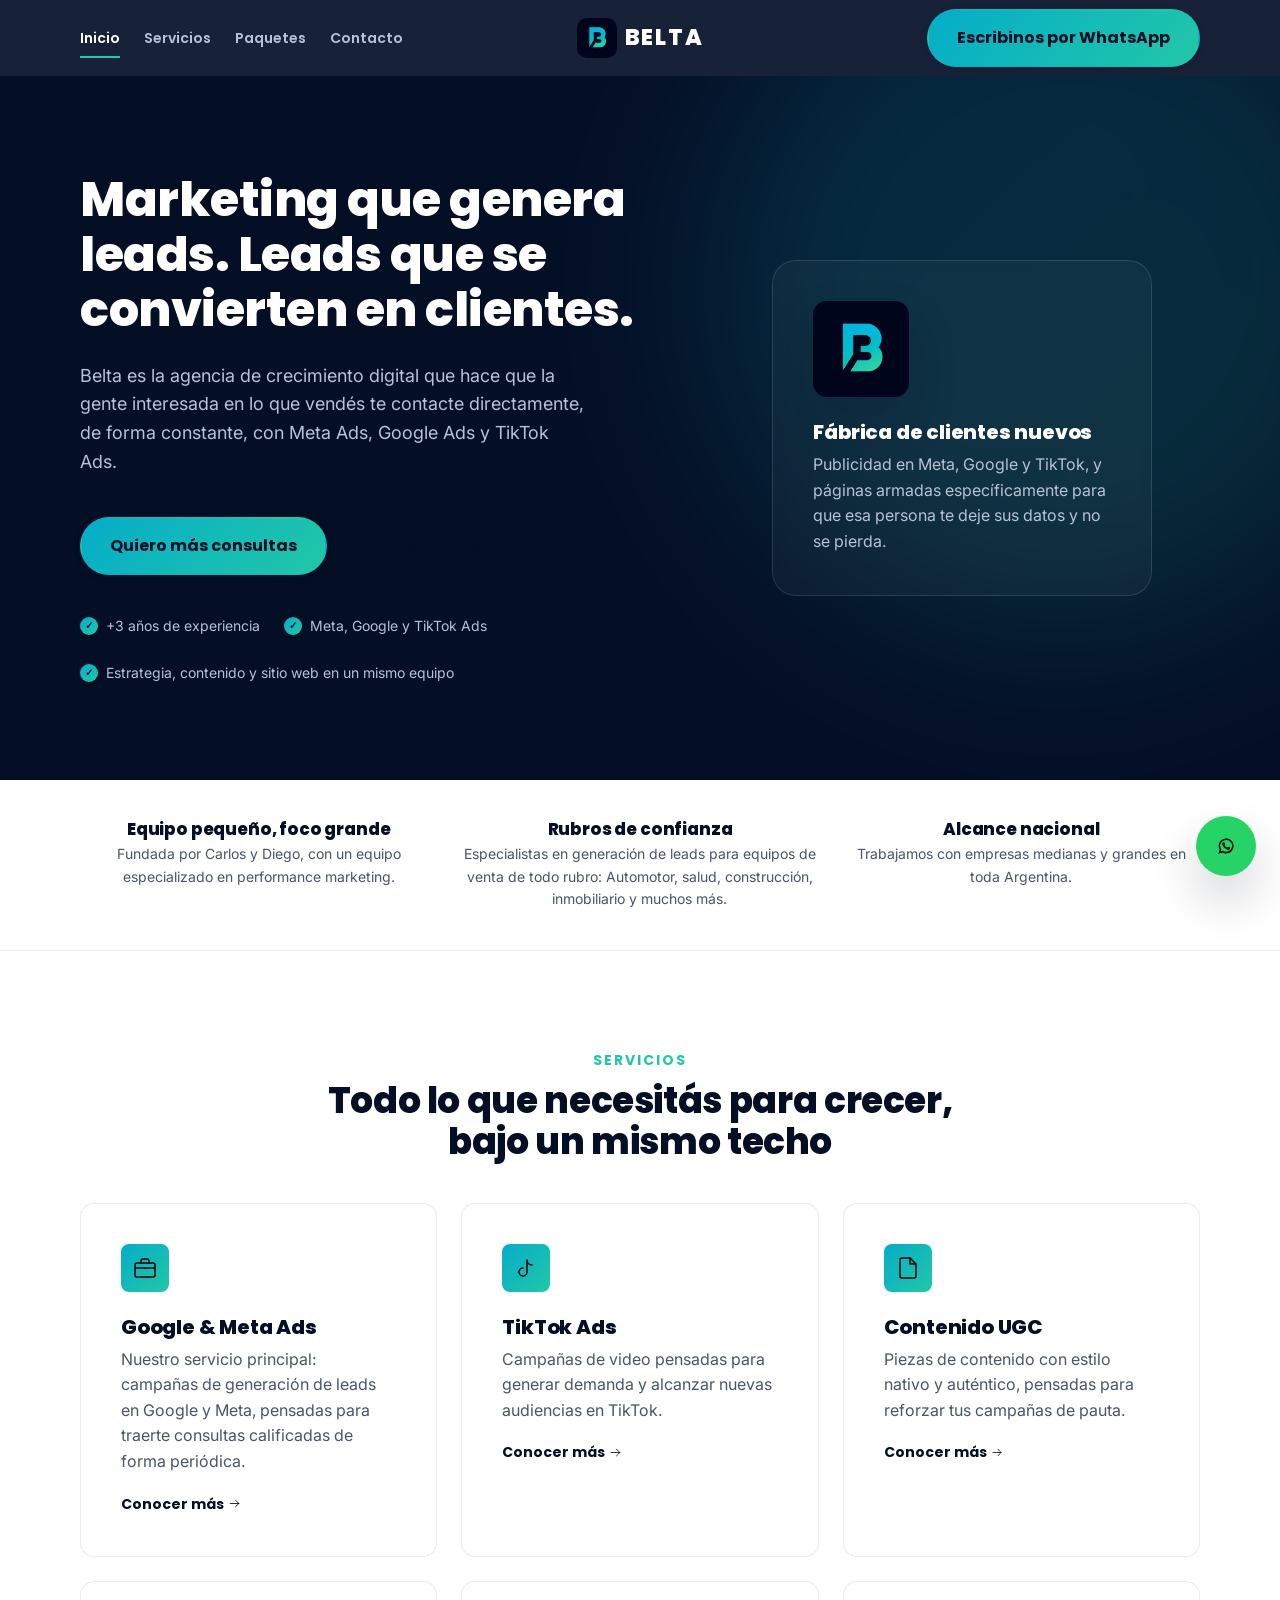
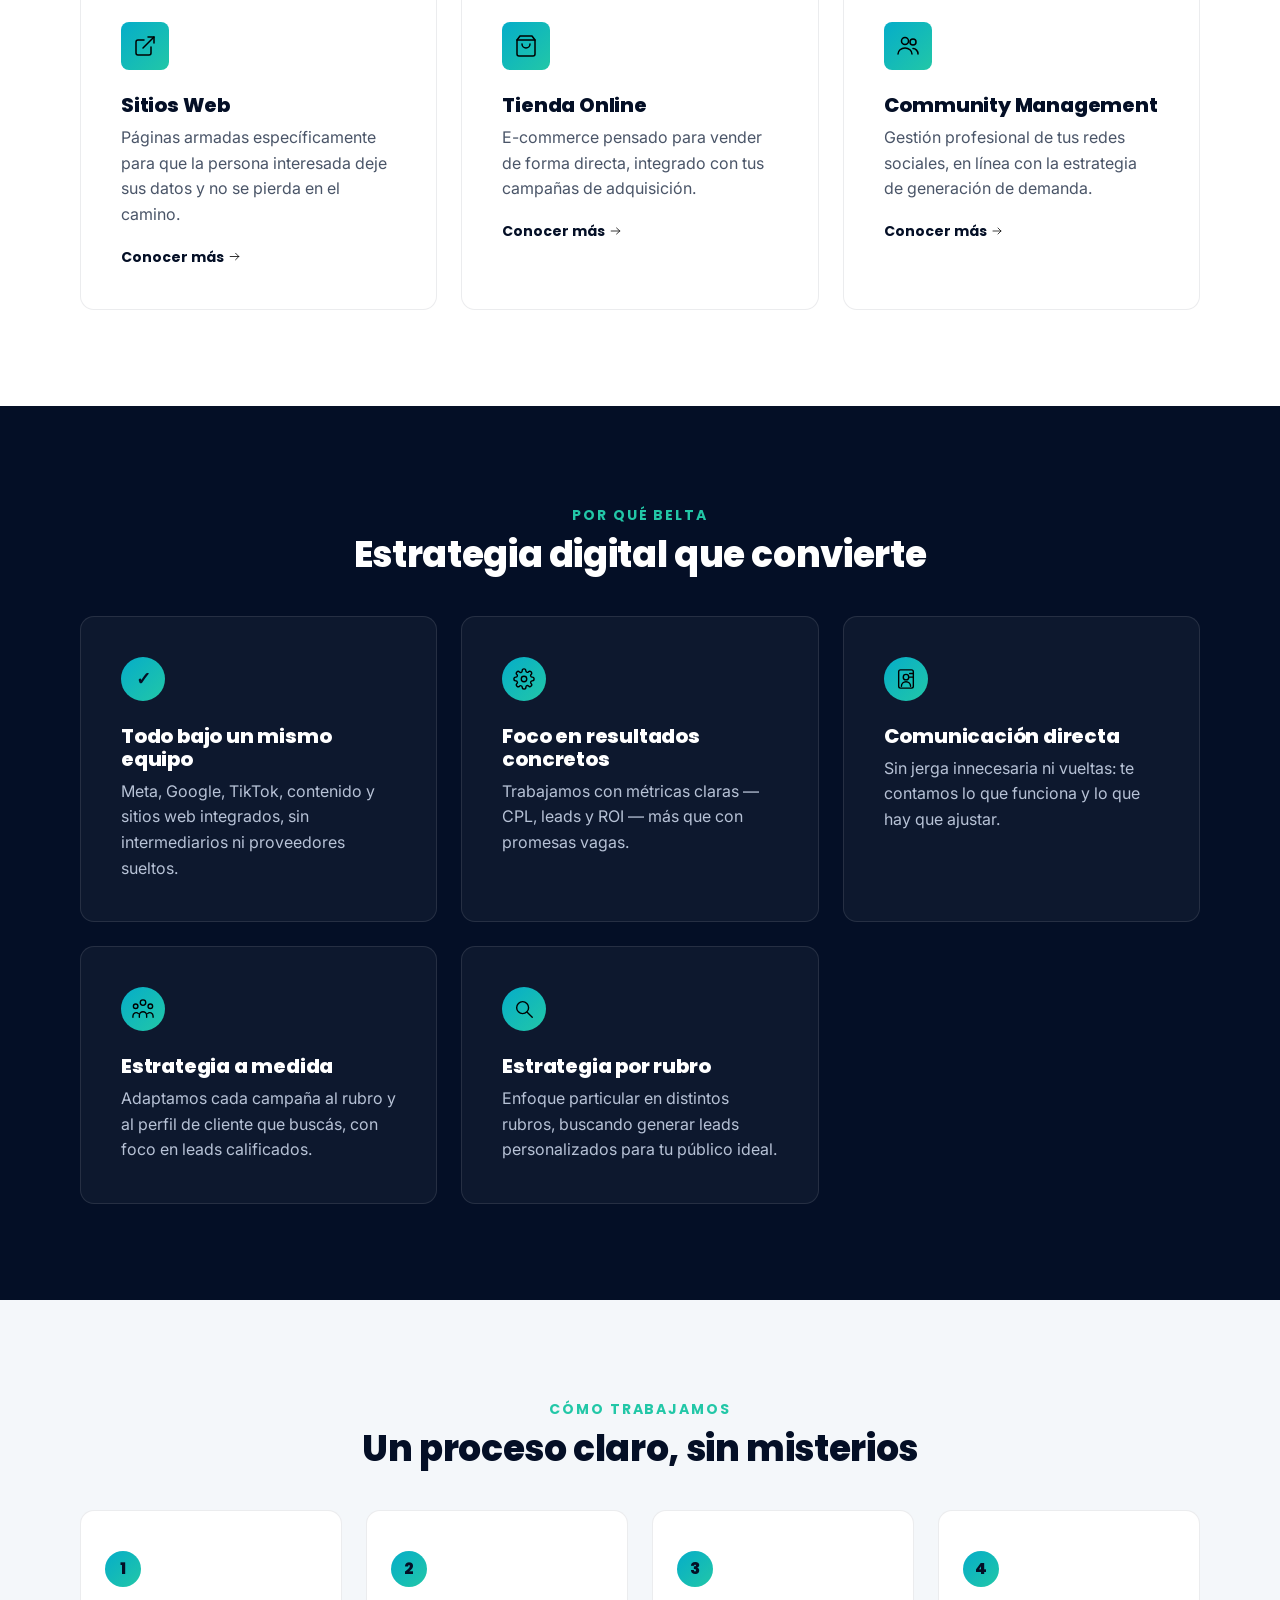
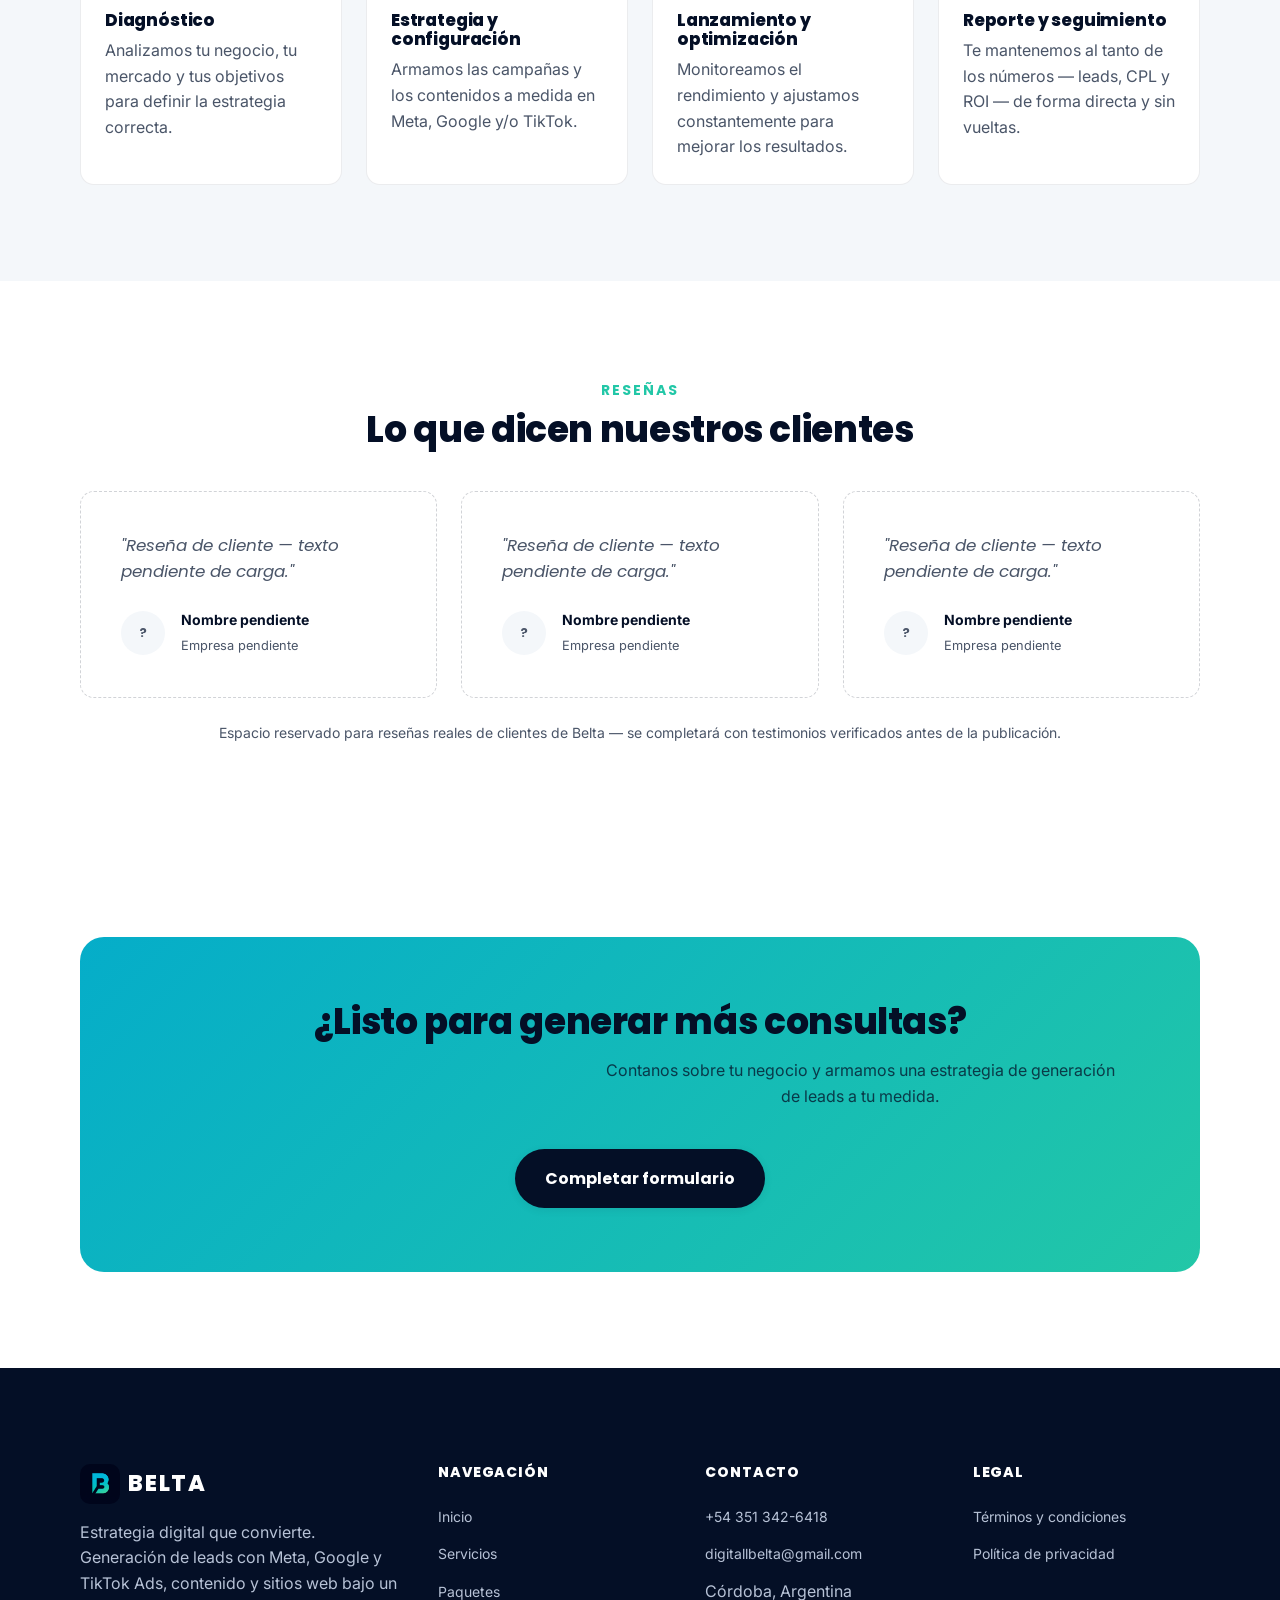
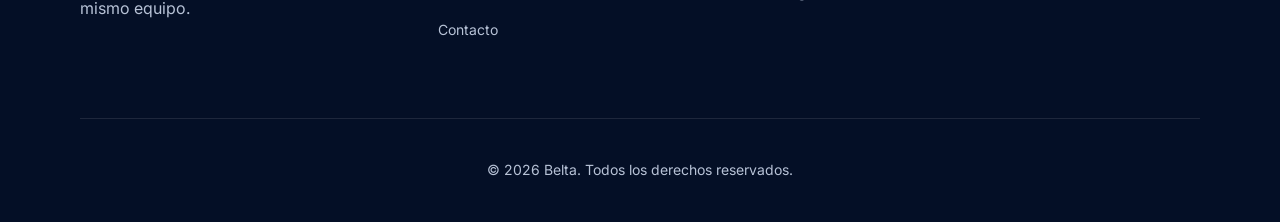
<file: index.html>
<!DOCTYPE html>
<html lang="es-AR">
<head>
  <meta charset="UTF-8">
  <meta name="viewport" content="width=device-width, initial-scale=1.0">
  <title>Belta — Agencia de Crecimiento Digital en Córdoba, Argentina</title>
  <meta name="description" content="Belta es la agencia de crecimiento digital que genera consultas calificadas todos los meses con Meta Ads, Google Ads y TikTok Ads, sumando contenido UGC y sitios web bajo un mismo equipo.">
  <link rel="canonical" href="https://www.belta.com.ar/">

  <meta property="og:type" content="website">
  <meta property="og:title" content="Belta — Agencia de Crecimiento Digital">
  <meta property="og:description" content="Estrategia digital que convierte: Meta Ads, Google Ads, TikTok Ads, contenido y sitios web bajo un mismo equipo.">
  <meta property="og:image" content="assets/images/logo/belta-icon-navy-512.png">
  <meta property="og:locale" content="es_AR">
  <meta name="twitter:card" content="summary_large_image">

  <link rel="icon" type="image/png" sizes="32x32" href="assets/images/logo/favicon-32x32.png">
  <link rel="icon" type="image/png" sizes="16x16" href="assets/images/logo/favicon-16x16.png">
  <link rel="apple-touch-icon" href="assets/images/logo/apple-touch-icon.png">

  <link rel="preconnect" href="https://fonts.googleapis.com">
  <link rel="preconnect" href="https://fonts.gstatic.com" crossorigin>
  <link href="https://fonts.googleapis.com/css2?family=Poppins:wght@600;700;800&family=Inter:wght@400;500;600&display=swap" rel="stylesheet">

  <link rel="stylesheet" href="assets/css/style.css">
</head>
<body>
  <a class="skip-link" href="#main-content">Saltar al contenido principal</a>

  <header class="site-header" id="site-header">
    <div class="container header-inner">
      <a href="/" class="brand" aria-label="Belta — ir al inicio">
        <img class="brand-mark" src="assets/images/logo/belta-icon-navy.png" alt="" width="40" height="40">
        <span class="brand-word">BELTA</span>
      </a>

      <nav class="primary-nav" id="primary-nav" aria-label="Navegación principal">
        <ul class="primary-nav__list">
          <li><a href="/" aria-current="page">Inicio</a></li>
          <li><a href="/services">Servicios</a></li>
          <li><a href="/packages">Paquetes</a></li>
          <li><a href="/contact">Contacto</a></li>
        </ul>
        <div class="header-cta">
          <a class="btn btn--primary" href="https://wa.me/5493513426418?text=Hola%20Belta%2C%20quiero%20generar%20más%20consultas%20para%20mi%20negocio" target="_blank" rel="noopener">
            Escribinos por WhatsApp
          </a>
        </div>
      </nav>

      <button class="nav-toggle" id="nav-toggle" aria-expanded="false" aria-controls="primary-nav" aria-label="Abrir menú de navegación">
        <span></span><span></span><span></span>
      </button>
    </div>
  </header>

  <main id="main-content">

    <!-- HERO -->
    <section class="hero">
      <div class="container hero-inner">
        <div class="hero-content">
          <h1>Marketing que genera leads. Leads que se convierten en clientes.</h1>
          <p class="hero-lead">Belta es la agencia de crecimiento digital que hace que la gente interesada en lo que vendés te contacte directamente, de forma constante, con Meta Ads, Google Ads y TikTok Ads.</p>
          <div class="hero-actions">
            <a class="btn btn--primary" href="https://wa.me/5493513426418?text=Hola%20Belta%2C%20quiero%20generar%20más%20consultas%20para%20mi%20negocio" target="_blank" rel="noopener">
              Quiero más consultas
            </a>
            <a class="btn btn--secondary" href="/services">Ver servicios</a>
          </div>
          <div class="hero-trust">
            <span class="hero-trust__item">
              <span class="check-dot" aria-hidden="true">✓</span>
              +3 años de experiencia
            </span>
            <span class="hero-trust__item">
              <span class="check-dot" aria-hidden="true">✓</span>
              Meta, Google y TikTok Ads
            </span>
            <span class="hero-trust__item">
              <span class="check-dot" aria-hidden="true">✓</span>
              Estrategia, contenido y sitio web en un mismo equipo
            </span>
          </div>
        </div>

        <div class="hero-visual">
          <div class="hero-visual-card">
            <img class="hero-visual-mark" src="assets/images/logo/belta-icon-navy.png" alt="Belta" width="96" height="96">
            <h3>Fábrica de clientes nuevos</h3>
            <p>Publicidad en Meta, Google y TikTok, y páginas armadas específicamente para que esa persona te deje sus datos y no se pierda.</p>
          </div>
        </div>
      </div>
    </section>

    <!-- VALUE STRIP -->
    <section class="value-strip">
      <div class="container value-strip__grid">
        <div class="value-strip__item">
          <h3>Equipo pequeño, foco grande</h3>
          <p>Fundada por Carlos y Diego, con un equipo especializado en performance marketing.</p>
        </div>
        <div class="value-strip__item">
          <h3>Rubros de confianza</h3>
          <p>Especialistas en generación de leads para equipos de venta de todo rubro: Automotor, salud, construcción, inmobiliario y muchos más.</p>
        </div>
        <div class="value-strip__item">
          <h3>Alcance nacional</h3>
          <p>Trabajamos con empresas medianas y grandes en toda Argentina.</p>
        </div>
      </div>
    </section>

    <!-- SERVICES OVERVIEW -->
    <section class="section" id="servicios">
      <div class="container">
        <div class="section-header section-header--center">
          <span class="eyebrow">Servicios</span>
          <h2>Todo lo que necesitás para crecer, bajo un mismo techo</h2>
        </div>

        <div class="grid grid--3">
          <article class="service-card">
            <div class="service-card__icon"><img src="assets/icons/business/briefcase.svg" alt=""></div>
            <h3>Google &amp; Meta Ads</h3>
            <p>Nuestro servicio principal: campañas de generación de leads en Google y Meta, pensadas para traerte consultas calificadas de forma periódica.</p>
            <a class="service-card__link" href="/services#google-meta-ads">Conocer más <img class="btn-icon" src="assets/icons/navigation/arrow-right.svg" alt=""></a>
          </article>

          <article class="service-card">
            <div class="service-card__icon"><img src="assets/icons/social/tiktok.svg" alt=""></div>
            <h3>TikTok Ads</h3>
            <p>Campañas de video pensadas para generar demanda y alcanzar nuevas audiencias en TikTok.</p>
            <a class="service-card__link" href="/services#tiktok-ads">Conocer más <img class="btn-icon" src="assets/icons/navigation/arrow-right.svg" alt=""></a>
          </article>

          <article class="service-card">
            <div class="service-card__icon"><img src="assets/icons/documents/file.svg" alt=""></div>
            <h3>Contenido UGC</h3>
            <p>Piezas de contenido con estilo nativo y auténtico, pensadas para reforzar tus campañas de pauta.</p>
            <a class="service-card__link" href="/services#contenido-ugc">Conocer más <img class="btn-icon" src="assets/icons/navigation/arrow-right.svg" alt=""></a>
          </article>

          <article class="service-card">
            <div class="service-card__icon"><img src="assets/icons/ui/external-link.svg" alt=""></div>
            <h3>Sitios Web</h3>
            <p>Páginas armadas específicamente para que la persona interesada deje sus datos y no se pierda en el camino.</p>
            <a class="service-card__link" href="/services#sitios-web">Conocer más <img class="btn-icon" src="assets/icons/navigation/arrow-right.svg" alt=""></a>
          </article>

          <article class="service-card">
            <div class="service-card__icon"><img src="assets/icons/ecommerce/cart.svg" alt=""></div>
            <h3>Tienda Online</h3>
            <p>E-commerce pensado para vender de forma directa, integrado con tus campañas de adquisición.</p>
            <a class="service-card__link" href="/services#tienda-online">Conocer más <img class="btn-icon" src="assets/icons/navigation/arrow-right.svg" alt=""></a>
          </article>

          <article class="service-card">
            <div class="service-card__icon"><img src="assets/icons/business/users.svg" alt=""></div>
            <h3>Community Management</h3>
            <p>Gestión profesional de tus redes sociales, en línea con la estrategia de generación de demanda.</p>
            <a class="service-card__link" href="/services#community-management">Conocer más <img class="btn-icon" src="assets/icons/navigation/arrow-right.svg" alt=""></a>
          </article>
        </div>
      </div>
    </section>

    <!-- DIFFERENTIATORS -->
    <section class="section section--navy" id="diferenciales">
      <div class="container">
        <div class="section-header section-header--center">
          <span class="eyebrow">Por qué Belta</span>
          <h2>Estrategia digital que convierte</h2>
        </div>

        <div class="grid grid--3">
          <div class="diff-card">
            <div class="diff-card__icon" aria-hidden="true">✓</div>
            <h3>Todo bajo un mismo equipo</h3>
            <p>Meta, Google, TikTok, contenido y sitios web integrados, sin intermediarios ni proveedores sueltos.</p>
          </div>
          <div class="diff-card">
            <div class="diff-card__icon"><img src="assets/icons/business/settings.svg" alt=""></div>
            <h3>Foco en resultados concretos</h3>
            <p>Trabajamos con métricas claras — CPL, leads y ROI — más que con promesas vagas.</p>
          </div>
          <div class="diff-card">
            <div class="diff-card__icon"><img src="assets/icons/communication/contact.svg" alt=""></div>
            <h3>Comunicación directa</h3>
            <p>Sin jerga innecesaria ni vueltas: te contamos lo que funciona y lo que hay que ajustar.</p>
          </div>
          <div class="diff-card">
            <div class="diff-card__icon"><img src="assets/icons/business/team.svg" alt=""></div>
            <h3>Estrategia a medida</h3>
            <p>Adaptamos cada campaña al rubro y al perfil de cliente que buscás, con foco en leads calificados.</p>
          </div>
          <div class="diff-card">
            <div class="diff-card__icon"><img src="assets/icons/navigation/search.svg" alt=""></div>
            <h3>Estrategia por rubro</h3>
            <p>Enfoque particular en distintos rubros, buscando generar leads personalizados para tu público ideal.</p>
          </div>
        </div>
      </div>
    </section>

    <!-- PROCESS -->
    <section class="section section--soft" id="como-trabajamos">
      <div class="container">
        <div class="section-header section-header--center">
          <span class="eyebrow">Cómo trabajamos</span>
          <h2>Un proceso claro, sin misterios</h2>
        </div>

        <div class="process-list">
          <div class="process-step">
            <span class="process-step__number" aria-hidden="true"></span>
            <h3>Diagnóstico</h3>
            <p>Analizamos tu negocio, tu mercado y tus objetivos para definir la estrategia correcta.</p>
          </div>
          <div class="process-step">
            <span class="process-step__number" aria-hidden="true"></span>
            <h3>Estrategia y configuración</h3>
            <p>Armamos las campañas y los contenidos a medida en Meta, Google y/o TikTok.</p>
          </div>
          <div class="process-step">
            <span class="process-step__number" aria-hidden="true"></span>
            <h3>Lanzamiento y optimización</h3>
            <p>Monitoreamos el rendimiento y ajustamos constantemente para mejorar los resultados.</p>
          </div>
          <div class="process-step">
            <span class="process-step__number" aria-hidden="true"></span>
            <h3>Reporte y seguimiento</h3>
            <p>Te mantenemos al tanto de los números — leads, CPL y ROI — de forma directa y sin vueltas.</p>
          </div>
        </div>
      </div>
    </section>

    <!-- TESTIMONIALS / RESEÑAS -->
    <section class="section" id="resenas">
      <div class="container">
        <div class="section-header section-header--center">
          <span class="eyebrow">Reseñas</span>
          <h2>Lo que dicen nuestros clientes</h2>
        </div>

        <div class="grid grid--3">
          <div class="testimonial-card">
            <p class="testimonial-card__quote">"Reseña de cliente — texto pendiente de carga."</p>
            <div class="testimonial-card__author">
              <span class="testimonial-card__avatar" aria-hidden="true">?</span>
              <div>
                <strong>Nombre pendiente</strong>
                <span>Empresa pendiente</span>
              </div>
            </div>
          </div>
          <div class="testimonial-card">
            <p class="testimonial-card__quote">"Reseña de cliente — texto pendiente de carga."</p>
            <div class="testimonial-card__author">
              <span class="testimonial-card__avatar" aria-hidden="true">?</span>
              <div>
                <strong>Nombre pendiente</strong>
                <span>Empresa pendiente</span>
              </div>
            </div>
          </div>
          <div class="testimonial-card">
            <p class="testimonial-card__quote">"Reseña de cliente — texto pendiente de carga."</p>
            <div class="testimonial-card__author">
              <span class="testimonial-card__avatar" aria-hidden="true">?</span>
              <div>
                <strong>Nombre pendiente</strong>
                <span>Empresa pendiente</span>
              </div>
            </div>
          </div>
        </div>
        <p class="testimonial-pending-note">Espacio reservado para reseñas reales de clientes de Belta — se completará con testimonios verificados antes de la publicación.</p>
      </div>
    </section>

    <!-- CTA BAND -->
    <section class="section">
      <div class="container">
        <div class="cta-band">
          <h2>¿Listo para generar más consultas?</h2>
          <p>Contanos sobre tu negocio y armamos una estrategia de generación de leads a tu medida.</p>
          <a class="btn btn--primary" href="/contact">
            Completar formulario
          </a>
        </div>
      </div>
    </section>

  </main>

  <footer class="site-footer">
    <div class="container">
      <div class="footer-grid">
        <div class="footer-col footer-brand">
          <a href="/" class="brand" aria-label="Belta — ir al inicio">
            <img class="brand-mark" src="assets/images/logo/belta-icon-navy.png" alt="" width="40" height="40">
            <span class="brand-word">BELTA</span>
          </a>
          <p>Estrategia digital que convierte. Generación de leads con Meta, Google y TikTok Ads, contenido y sitios web bajo un mismo equipo.</p>
        </div>

        <nav class="footer-col" aria-label="Navegación de pie de página">
          <h4>Navegación</h4>
          <ul>
            <li><a href="/">Inicio</a></li>
            <li><a href="/services">Servicios</a></li>
            <li><a href="/packages">Paquetes</a></li>
            <li><a href="/contact">Contacto</a></li>
          </ul>
        </nav>

        <div class="footer-col">
          <h4>Contacto</h4>
          <ul>
            <li><a href="https://wa.me/5493513426418" target="_blank" rel="noopener">+54 351 342-6418</a></li>
            <li><a href="mailto:digitallbelta@gmail.com">digitallbelta@gmail.com</a></li>
            <li><span>Córdoba, Argentina</span></li>
          </ul>
        </div>

        <div class="footer-col">
          <h4>Legal</h4>
          <ul>
            <li><a href="/terms">Términos y condiciones</a></li>
            <li><a href="/privacy-policy">Política de privacidad</a></li>
          </ul>
        </div>
      </div>

      <div class="footer-bottom">
        <p>&copy; <span id="current-year">2026</span> Belta. Todos los derechos reservados.</p>
      </div>
    </div>
  </footer>

  <a class="floating-whatsapp" href="https://wa.me/5493513426418?text=Hola%20Belta%2C%20quiero%20generar%20más%20consultas%20para%20mi%20negocio" target="_blank" rel="noopener" aria-label="Escribinos por WhatsApp">
    <img src="assets/icons/communication/whatsapp.svg" alt="">
  </a>

  <script src="assets/js/main.js" defer></script>
</body>
</html>
</file>
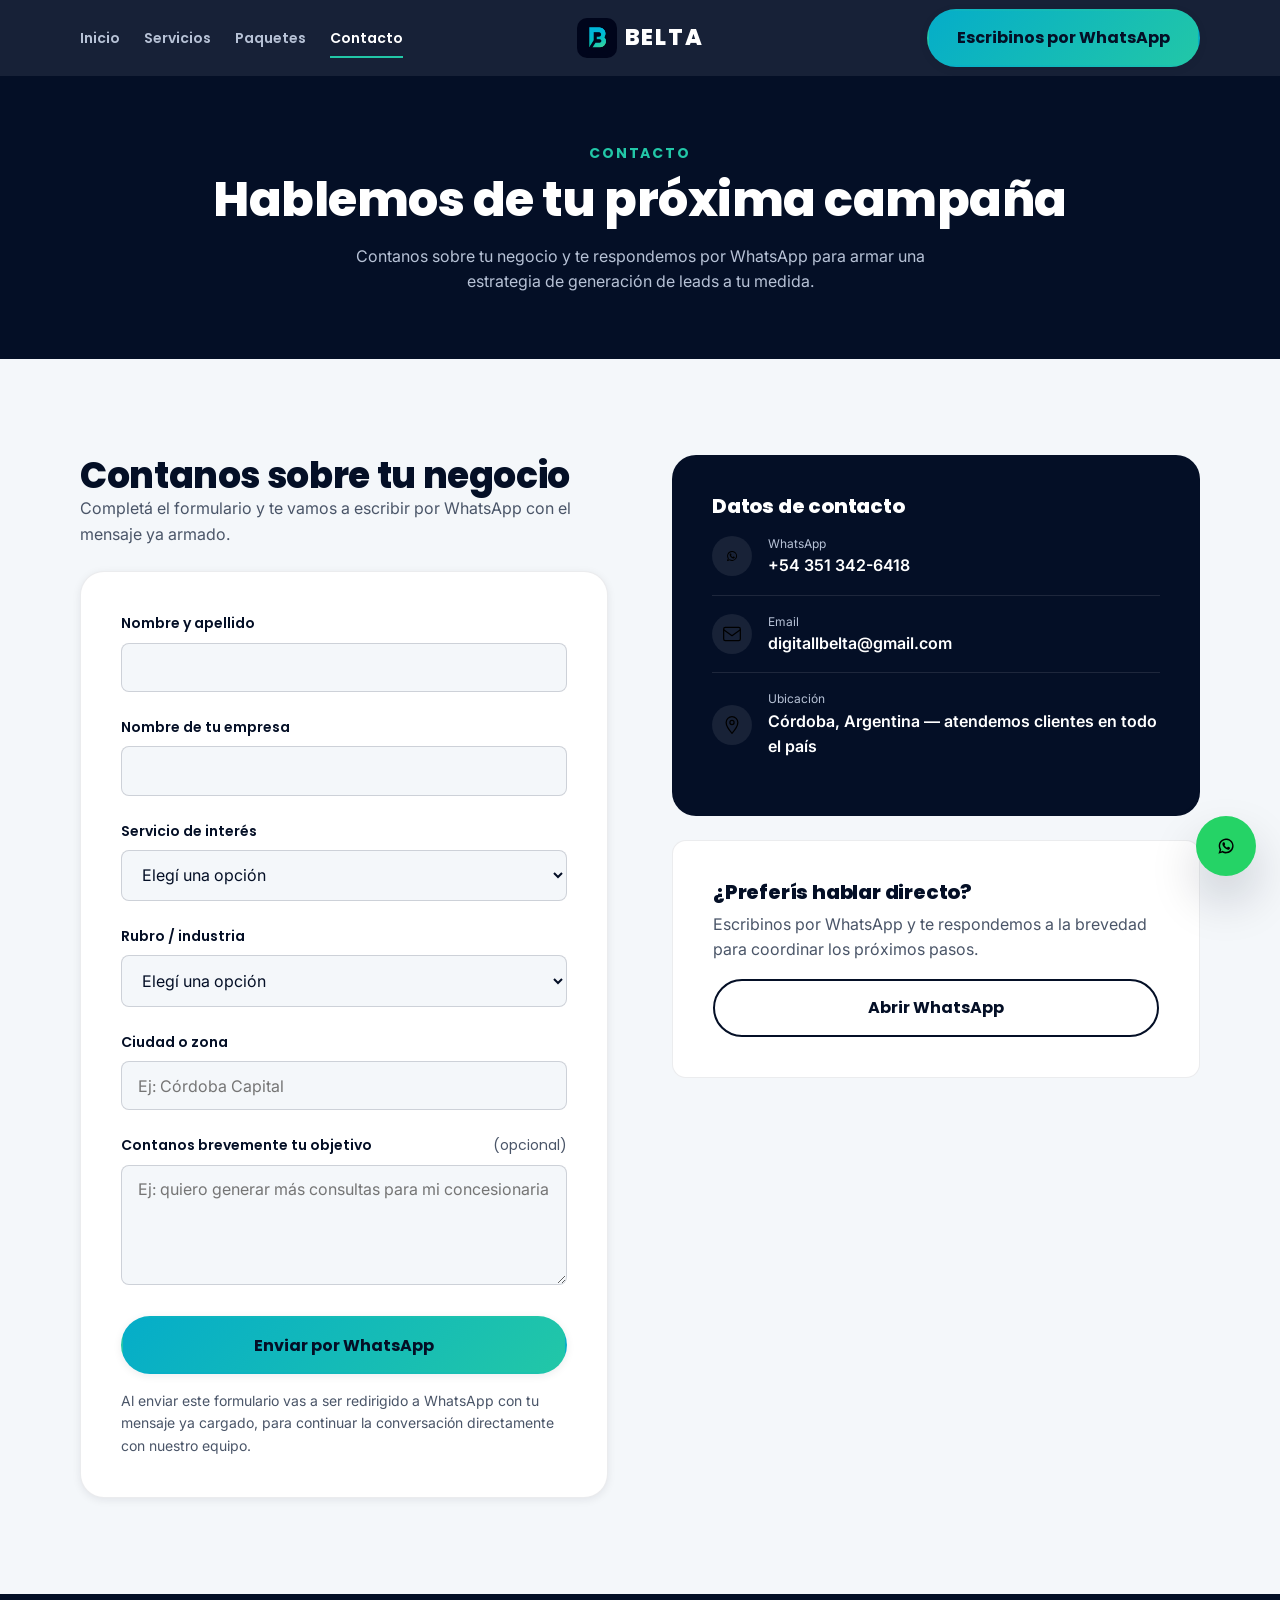
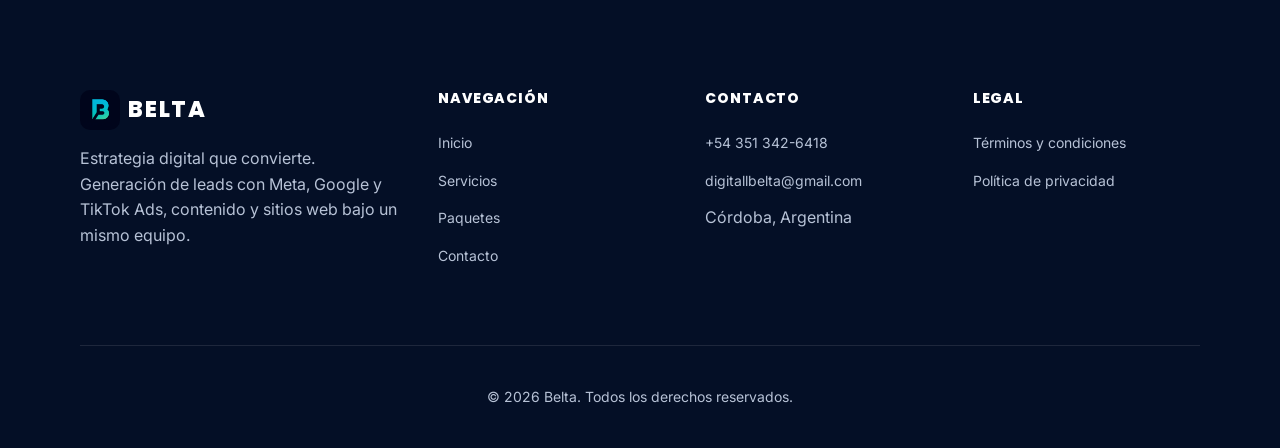
<file: contact.html>
<!DOCTYPE html>
<html lang="es-AR">
<head>
  <meta charset="UTF-8">
  <meta name="viewport" content="width=device-width, initial-scale=1.0">
  <title>Contacto — Belta | Escribinos por WhatsApp</title>
  <meta name="description" content="Contactate con Belta para generar más consultas para tu negocio con Meta Ads, Google Ads y TikTok Ads. Respondemos por WhatsApp.">
  <link rel="canonical" href="https://www.belta.com.ar/contact">

  <meta property="og:type" content="website">
  <meta property="og:title" content="Contacto — Belta">
  <meta property="og:description" content="Contanos sobre tu negocio y armamos una estrategia de generación de leads a tu medida.">
  <meta property="og:image" content="assets/images/logo/belta-icon-navy-512.png">
  <meta property="og:locale" content="es_AR">
  <meta name="twitter:card" content="summary_large_image">

  <link rel="icon" type="image/png" sizes="32x32" href="assets/images/logo/favicon-32x32.png">
  <link rel="icon" type="image/png" sizes="16x16" href="assets/images/logo/favicon-16x16.png">
  <link rel="apple-touch-icon" href="assets/images/logo/apple-touch-icon.png">

  <link rel="preconnect" href="https://fonts.googleapis.com">
  <link rel="preconnect" href="https://fonts.gstatic.com" crossorigin>
  <link href="https://fonts.googleapis.com/css2?family=Poppins:wght@600;700;800&family=Inter:wght@400;500;600&display=swap" rel="stylesheet">

  <link rel="stylesheet" href="assets/css/style.css">
</head>
<body>
  <a class="skip-link" href="#main-content">Saltar al contenido principal</a>

  <header class="site-header" id="site-header">
    <div class="container header-inner">
      <a href="/" class="brand" aria-label="Belta — ir al inicio">
        <img class="brand-mark" src="assets/images/logo/belta-icon-navy.png" alt="" width="40" height="40">
        <span class="brand-word">BELTA</span>
      </a>

      <nav class="primary-nav" id="primary-nav" aria-label="Navegación principal">
        <ul class="primary-nav__list">
          <li><a href="/">Inicio</a></li>
          <li><a href="/services">Servicios</a></li>
          <li><a href="/packages">Paquetes</a></li>
          <li><a href="/contact" aria-current="page">Contacto</a></li>
        </ul>
        <div class="header-cta">
          <a class="btn btn--primary" href="https://wa.me/5493513426418?text=Hola%20Belta%2C%20quiero%20generar%20más%20consultas%20para%20mi%20negocio" target="_blank" rel="noopener">
            Escribinos por WhatsApp
          </a>
        </div>
      </nav>

      <button class="nav-toggle" id="nav-toggle" aria-expanded="false" aria-controls="primary-nav" aria-label="Abrir menú de navegación">
        <span></span><span></span><span></span>
      </button>
    </div>
  </header>

  <main id="main-content">

    <section class="page-hero">
      <div class="container">
        <span class="eyebrow">Contacto</span>
        <h1>Hablemos de tu próxima campaña</h1>
        <p>Contanos sobre tu negocio y te respondemos por WhatsApp para armar una estrategia de generación de leads a tu medida.</p>
      </div>
    </section>

    <section class="section section--soft">
      <div class="container contact-layout">

        <div>
          <h2>Contanos sobre tu negocio</h2>
          <p style="margin-bottom: var(--space-md);">Completá el formulario y te vamos a escribir por WhatsApp con el mensaje ya armado.</p>

          <form class="contact-form" id="contact-form" novalidate>
            <div class="form-field">
              <label for="name">Nombre y apellido</label>
              <input type="text" id="name" name="name" autocomplete="name" required>
            </div>

            <div class="form-field">
              <label for="business">Nombre de tu empresa</label>
              <input type="text" id="business" name="business" autocomplete="organization" required>
            </div>

            <div class="form-field">
              <label for="service">Servicio de interés</label>
              <select id="service" name="service" required>
                <option value="" selected disabled>Elegí una opción</option>
                <option value="Google y Meta Ads">Google y Meta Ads</option>
                <option value="TikTok Ads">TikTok Ads</option>
                <option value="Contenido UGC">Contenido UGC</option>
                <option value="Sitio Web">Sitio Web</option>
                <option value="Tienda Online">Tienda Online</option>
                <option value="Community Management">Community Management</option>
                <option value="Todavía no estoy seguro/a">Todavía no estoy seguro/a</option>
              </select>
            </div>

            <div class="form-field">
              <label for="industry">Rubro / industria</label>
              <select id="industry" name="industry" required>
                <option value="" selected disabled>Elegí una opción</option>
                <option value="Automotor">Automotor</option>
                <option value="Salud">Salud</option>
                <option value="Construcción">Construcción</option>
                <option value="Inmobiliario">Inmobiliario</option>
                <option value="Otro">Otro</option>
              </select>
            </div>

            <div class="form-field">
              <label for="city">Ciudad o zona</label>
              <input type="text" id="city" name="city" autocomplete="address-level2" placeholder="Ej: Córdoba Capital" required>
            </div>

            <div class="form-field">
              <label for="message">Contanos brevemente tu objetivo <span class="optional-tag">(opcional)</span></label>
              <textarea id="message" name="message" placeholder="Ej: quiero generar más consultas para mi concesionaria"></textarea>
            </div>

            <button type="submit" class="btn btn--primary btn--block">
              Enviar por WhatsApp
            </button>

            <p class="form-note">Al enviar este formulario vas a ser redirigido a WhatsApp con tu mensaje ya cargado, para continuar la conversación directamente con nuestro equipo.</p>
          </form>
        </div>

        <div>
          <div class="contact-info-card">
            <h3>Datos de contacto</h3>

            <div class="contact-method">
              <span class="contact-method__icon"><img src="assets/icons/communication/whatsapp.svg" alt=""></span>
              <div>
                <span class="label">WhatsApp</span>
                <a href="https://wa.me/5493513426418?text=Hola%20Belta%2C%20quiero%20generar%20más%20consultas%20para%20mi%20negocio" target="_blank" rel="noopener">+54 351 342-6418</a>
              </div>
            </div>

            <div class="contact-method">
              <span class="contact-method__icon"><img src="assets/icons/communication/email.svg" alt=""></span>
              <div>
                <span class="label">Email</span>
                <a href="mailto:digitallbelta@gmail.com">digitallbelta@gmail.com</a>
              </div>
            </div>

            <div class="contact-method">
              <span class="contact-method__icon"><img src="assets/icons/communication/location.svg" alt=""></span>
              <div>
                <span class="label">Ubicación</span>
                <span class="value">Córdoba, Argentina — atendemos clientes en todo el país</span>
              </div>
            </div>
          </div>

          <div class="service-card">
            <h3>¿Preferís hablar directo?</h3>
            <p>Escribinos por WhatsApp y te respondemos a la brevedad para coordinar los próximos pasos.</p>
            <a class="btn btn--secondary btn--block" href="https://wa.me/5493513426418?text=Hola%20Belta%2C%20quiero%20generar%20más%20consultas%20para%20mi%20negocio" target="_blank" rel="noopener">
              Abrir WhatsApp
            </a>
          </div>
        </div>

      </div>
    </section>

  </main>

  <footer class="site-footer">
    <div class="container">
      <div class="footer-grid">
        <div class="footer-col footer-brand">
          <a href="/" class="brand" aria-label="Belta — ir al inicio">
            <img class="brand-mark" src="assets/images/logo/belta-icon-navy.png" alt="" width="40" height="40">
            <span class="brand-word">BELTA</span>
          </a>
          <p>Estrategia digital que convierte. Generación de leads con Meta, Google y TikTok Ads, contenido y sitios web bajo un mismo equipo.</p>
        </div>

        <nav class="footer-col" aria-label="Navegación de pie de página">
          <h4>Navegación</h4>
          <ul>
            <li><a href="/">Inicio</a></li>
            <li><a href="/services">Servicios</a></li>
            <li><a href="/packages">Paquetes</a></li>
            <li><a href="/contact">Contacto</a></li>
          </ul>
        </nav>

        <div class="footer-col">
          <h4>Contacto</h4>
          <ul>
            <li><a href="https://wa.me/5493513426418" target="_blank" rel="noopener">+54 351 342-6418</a></li>
            <li><a href="mailto:digitallbelta@gmail.com">digitallbelta@gmail.com</a></li>
            <li><span>Córdoba, Argentina</span></li>
          </ul>
        </div>

        <div class="footer-col">
          <h4>Legal</h4>
          <ul>
            <li><a href="/terms">Términos y condiciones</a></li>
            <li><a href="/privacy-policy">Política de privacidad</a></li>
          </ul>
        </div>
      </div>

      <div class="footer-bottom">
        <p>&copy; <span id="current-year">2026</span> Belta. Todos los derechos reservados.</p>
      </div>
    </div>
  </footer>

  <a class="floating-whatsapp" href="https://wa.me/5493513426418?text=Hola%20Belta%2C%20quiero%20generar%20más%20consultas%20para%20mi%20negocio" target="_blank" rel="noopener" aria-label="Escribinos por WhatsApp">
    <img src="assets/icons/communication/whatsapp.svg" alt="">
  </a>

  <script src="assets/js/main.js" defer></script>
</body>
</html>
</file>
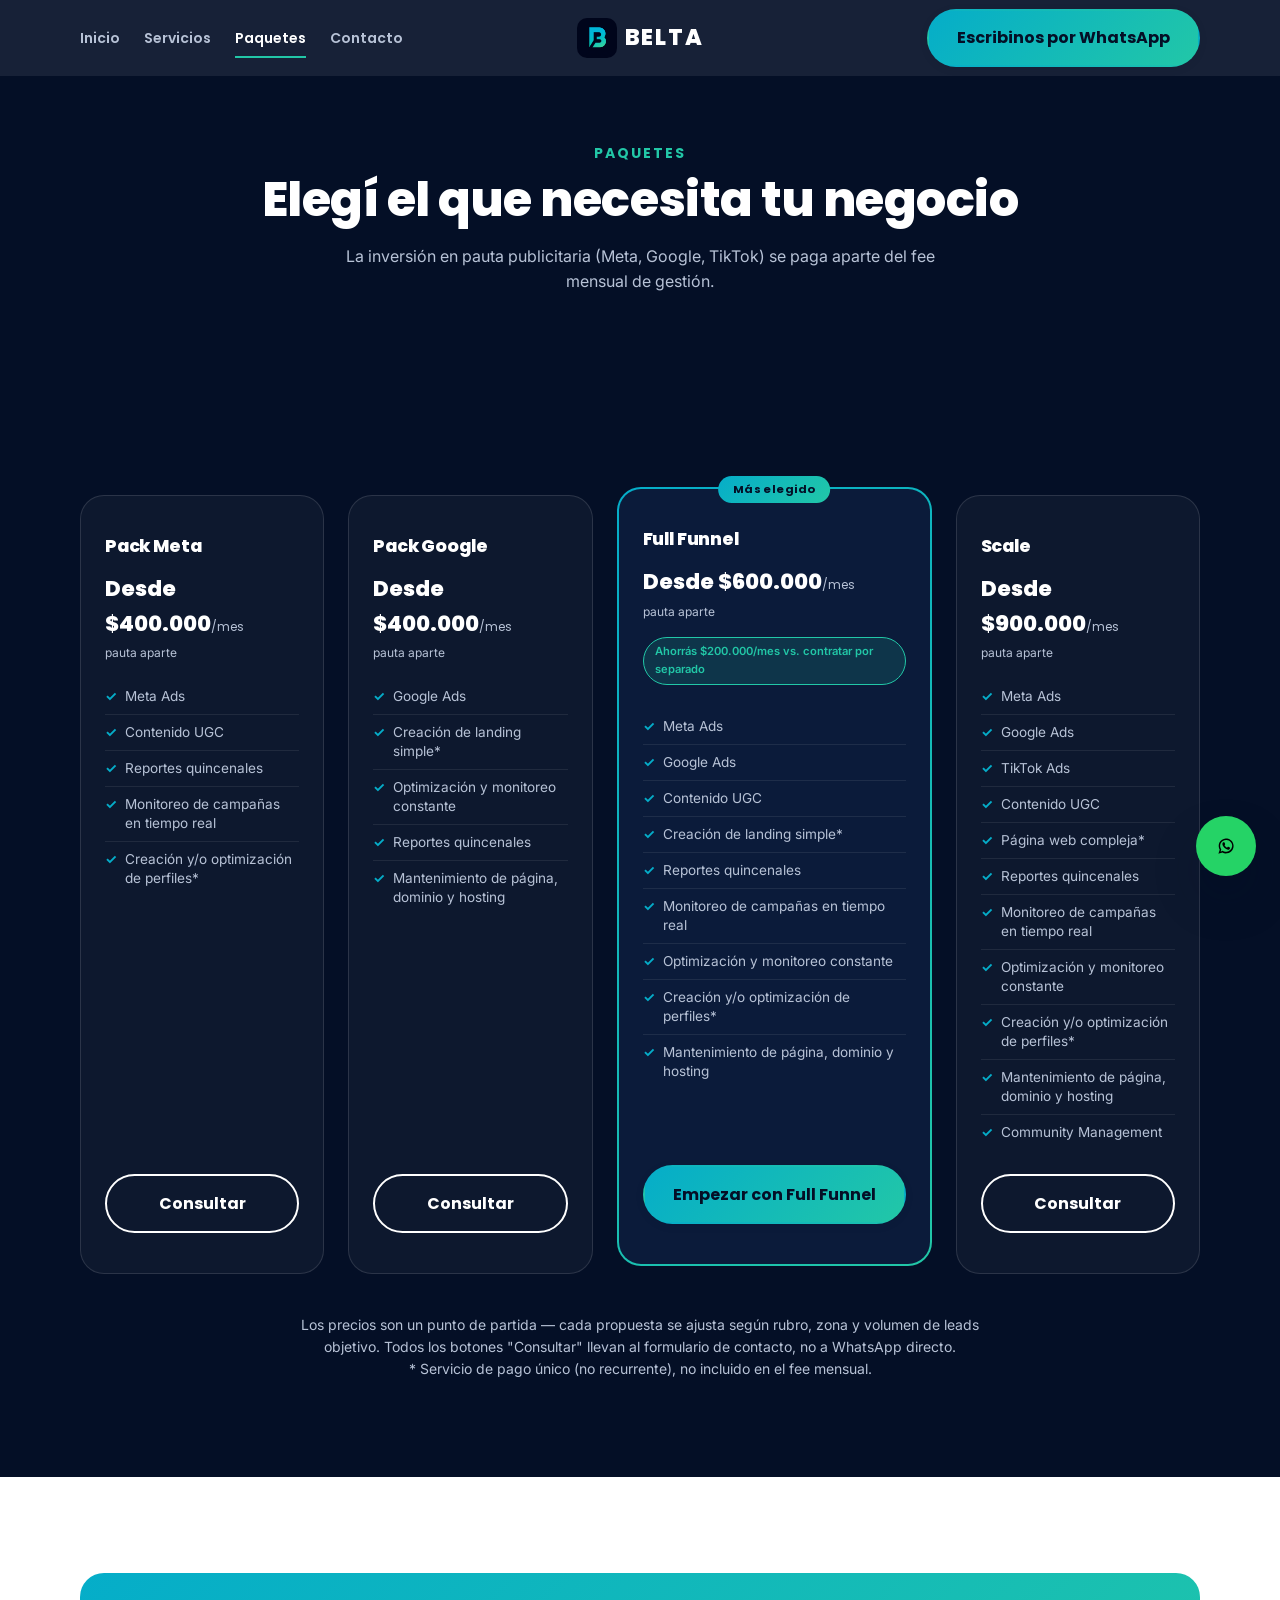
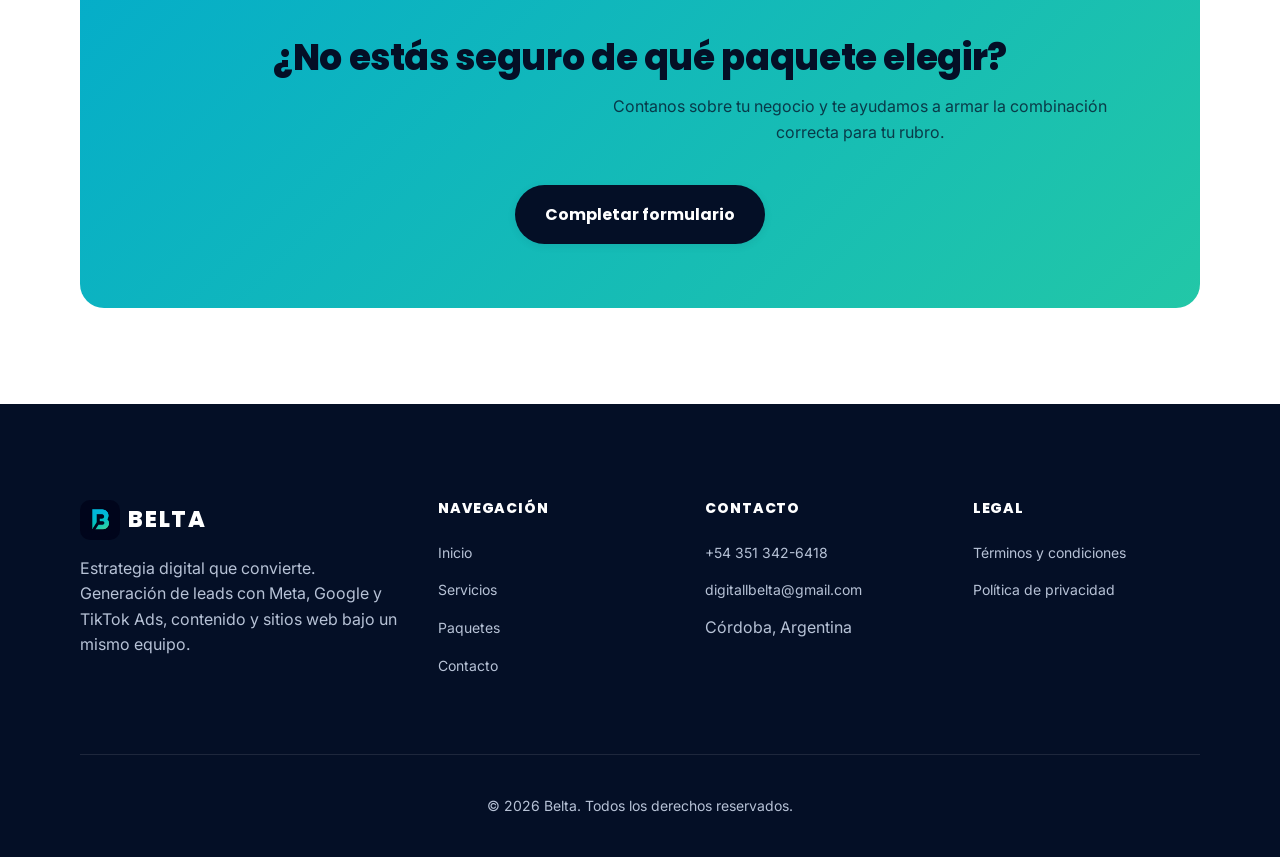
<file: packages.html>
<!DOCTYPE html>
<html lang="es-AR">
<head>
  <meta charset="UTF-8">
  <meta name="viewport" content="width=device-width, initial-scale=1.0">
  <title>Paquetes — Belta | Planes de generación de leads</title>
  <meta name="description" content="Elegí el paquete de Belta que necesita tu negocio: Meta Ads, Google Ads, TikTok Ads, contenido UGC y sitios web, combinados en planes mensuales de gestión.">
  <link rel="canonical" href="https://www.belta.com.ar/packages">

  <meta property="og:type" content="website">
  <meta property="og:title" content="Paquetes — Belta">
  <meta property="og:description" content="Planes de gestión mensual combinando Meta Ads, Google Ads, TikTok Ads, contenido y sitios web.">
  <meta property="og:image" content="assets/images/logo/belta-icon-navy-512.png">
  <meta property="og:locale" content="es_AR">
  <meta name="twitter:card" content="summary_large_image">

  <link rel="icon" type="image/png" sizes="32x32" href="assets/images/logo/favicon-32x32.png">
  <link rel="icon" type="image/png" sizes="16x16" href="assets/images/logo/favicon-16x16.png">
  <link rel="apple-touch-icon" href="assets/images/logo/apple-touch-icon.png">

  <link rel="preconnect" href="https://fonts.googleapis.com">
  <link rel="preconnect" href="https://fonts.gstatic.com" crossorigin>
  <link href="https://fonts.googleapis.com/css2?family=Poppins:wght@600;700;800&family=Inter:wght@400;500;600&display=swap" rel="stylesheet">

  <link rel="stylesheet" href="assets/css/style.css">
</head>
<body>
  <a class="skip-link" href="#main-content">Saltar al contenido principal</a>

  <header class="site-header" id="site-header">
    <div class="container header-inner">
      <a href="/" class="brand" aria-label="Belta — ir al inicio">
        <img class="brand-mark" src="assets/images/logo/belta-icon-navy.png" alt="" width="40" height="40">
        <span class="brand-word">BELTA</span>
      </a>

      <nav class="primary-nav" id="primary-nav" aria-label="Navegación principal">
        <ul class="primary-nav__list">
          <li><a href="/">Inicio</a></li>
          <li><a href="/services">Servicios</a></li>
          <li><a href="/packages" aria-current="page">Paquetes</a></li>
          <li><a href="/contact">Contacto</a></li>
        </ul>
        <div class="header-cta">
          <a class="btn btn--primary" href="https://wa.me/5493513426418?text=Hola%20Belta%2C%20quiero%20generar%20más%20consultas%20para%20mi%20negocio" target="_blank" rel="noopener">
            Escribinos por WhatsApp
          </a>
        </div>
      </nav>

      <button class="nav-toggle" id="nav-toggle" aria-expanded="false" aria-controls="primary-nav" aria-label="Abrir menú de navegación">
        <span></span><span></span><span></span>
      </button>
    </div>
  </header>

  <main id="main-content">

    <section class="page-hero">
      <div class="container">
        <span class="eyebrow">Paquetes</span>
        <h1>Elegí el que necesita tu negocio</h1>
        <p class="pricing-intro">La inversión en pauta publicitaria (Meta, Google, TikTok) se paga aparte del fee mensual de gestión.</p>
      </div>
    </section>

    <section class="section section--navy">
      <div class="container">

        <div class="pricing-grid">

          <div class="pricing-card">
            <h3>Pack Meta</h3>
            <div class="pricing-card__price">Desde $400.000<span>/mes</span></div>
            <p class="pricing-card__note">pauta aparte</p>
            <ul class="pricing-features">
              <li>Meta Ads</li>
              <li>Contenido UGC</li>
              <li>Reportes quincenales</li>
              <li>Monitoreo de campañas en tiempo real</li>
              <li>Creación y/o optimización de perfiles*</li>
            </ul>
            <a class="btn btn--secondary btn--block" href="/contact">Consultar</a>
          </div>

          <div class="pricing-card">
            <h3>Pack Google</h3>
            <div class="pricing-card__price">Desde $400.000<span>/mes</span></div>
            <p class="pricing-card__note">pauta aparte</p>
            <ul class="pricing-features">
              <li>Google Ads</li>
              <li>Creación de landing simple*</li>
              <li>Optimización y monitoreo constante</li>
              <li>Reportes quincenales</li>
              <li>Mantenimiento de página, dominio y hosting</li>
            </ul>
            <a class="btn btn--secondary btn--block" href="/contact">Consultar</a>
          </div>

          <div class="pricing-card pricing-card--featured">
            <span class="pricing-badge">Más elegido</span>
            <h3>Full Funnel</h3>
            <div class="pricing-card__price">Desde $600.000<span>/mes</span></div>
            <p class="pricing-card__note">pauta aparte</p>
            <span class="pricing-savings">Ahorrás $200.000/mes vs. contratar por separado</span>
            <ul class="pricing-features">
              <li>Meta Ads</li>
              <li>Google Ads</li>
              <li>Contenido UGC</li>
              <li>Creación de landing simple*</li>
              <li>Reportes quincenales</li>
              <li>Monitoreo de campañas en tiempo real</li>
              <li>Optimización y monitoreo constante</li>
              <li>Creación y/o optimización de perfiles*</li>
              <li>Mantenimiento de página, dominio y hosting</li>
            </ul>
            <a class="btn btn--primary btn--block" href="/contact">Empezar con Full Funnel</a>
          </div>

          <div class="pricing-card">
            <h3>Scale</h3>
            <div class="pricing-card__price">Desde $900.000<span>/mes</span></div>
            <p class="pricing-card__note">pauta aparte</p>
            <ul class="pricing-features">
              <li>Meta Ads</li>
              <li>Google Ads</li>
              <li>TikTok Ads</li>
              <li>Contenido UGC</li>
              <li>Página web compleja*</li>
              <li>Reportes quincenales</li>
              <li>Monitoreo de campañas en tiempo real</li>
              <li>Optimización y monitoreo constante</li>
              <li>Creación y/o optimización de perfiles*</li>
              <li>Mantenimiento de página, dominio y hosting</li>
              <li>Community Management</li>
            </ul>
            <a class="btn btn--secondary btn--block" href="/contact">Consultar</a>
          </div>

        </div>

        <p class="pricing-foot-note">
          Los precios son un punto de partida — cada propuesta se ajusta según rubro, zona y volumen de leads objetivo. Todos los botones "Consultar" llevan al formulario de contacto, no a WhatsApp directo.<br>
          * Servicio de pago único (no recurrente), no incluido en el fee mensual.
        </p>
      </div>
    </section>

    <!-- CTA BAND -->
    <section class="section">
      <div class="container">
        <div class="cta-band">
          <h2>¿No estás seguro de qué paquete elegir?</h2>
          <p>Contanos sobre tu negocio y te ayudamos a armar la combinación correcta para tu rubro.</p>
          <a class="btn btn--primary" href="/contact">
            Completar formulario
          </a>
        </div>
      </div>
    </section>

  </main>

  <footer class="site-footer">
    <div class="container">
      <div class="footer-grid">
        <div class="footer-col footer-brand">
          <a href="/" class="brand" aria-label="Belta — ir al inicio">
            <img class="brand-mark" src="assets/images/logo/belta-icon-navy.png" alt="" width="40" height="40">
            <span class="brand-word">BELTA</span>
          </a>
          <p>Estrategia digital que convierte. Generación de leads con Meta, Google y TikTok Ads, contenido y sitios web bajo un mismo equipo.</p>
        </div>

        <nav class="footer-col" aria-label="Navegación de pie de página">
          <h4>Navegación</h4>
          <ul>
            <li><a href="/">Inicio</a></li>
            <li><a href="/services">Servicios</a></li>
            <li><a href="/packages">Paquetes</a></li>
            <li><a href="/contact">Contacto</a></li>
          </ul>
        </nav>

        <div class="footer-col">
          <h4>Contacto</h4>
          <ul>
            <li><a href="https://wa.me/5493513426418" target="_blank" rel="noopener">+54 351 342-6418</a></li>
            <li><a href="mailto:digitallbelta@gmail.com">digitallbelta@gmail.com</a></li>
            <li><span>Córdoba, Argentina</span></li>
          </ul>
        </div>

        <div class="footer-col">
          <h4>Legal</h4>
          <ul>
            <li><a href="/terms">Términos y condiciones</a></li>
            <li><a href="/privacy-policy">Política de privacidad</a></li>
          </ul>
        </div>
      </div>

      <div class="footer-bottom">
        <p>&copy; <span id="current-year">2026</span> Belta. Todos los derechos reservados.</p>
      </div>
    </div>
  </footer>

  <a class="floating-whatsapp" href="https://wa.me/5493513426418?text=Hola%20Belta%2C%20quiero%20generar%20más%20consultas%20para%20mi%20negocio" target="_blank" rel="noopener" aria-label="Escribinos por WhatsApp">
    <img src="assets/icons/communication/whatsapp.svg" alt="">
  </a>

  <script src="assets/js/main.js" defer></script>
</body>
</html>
</file>
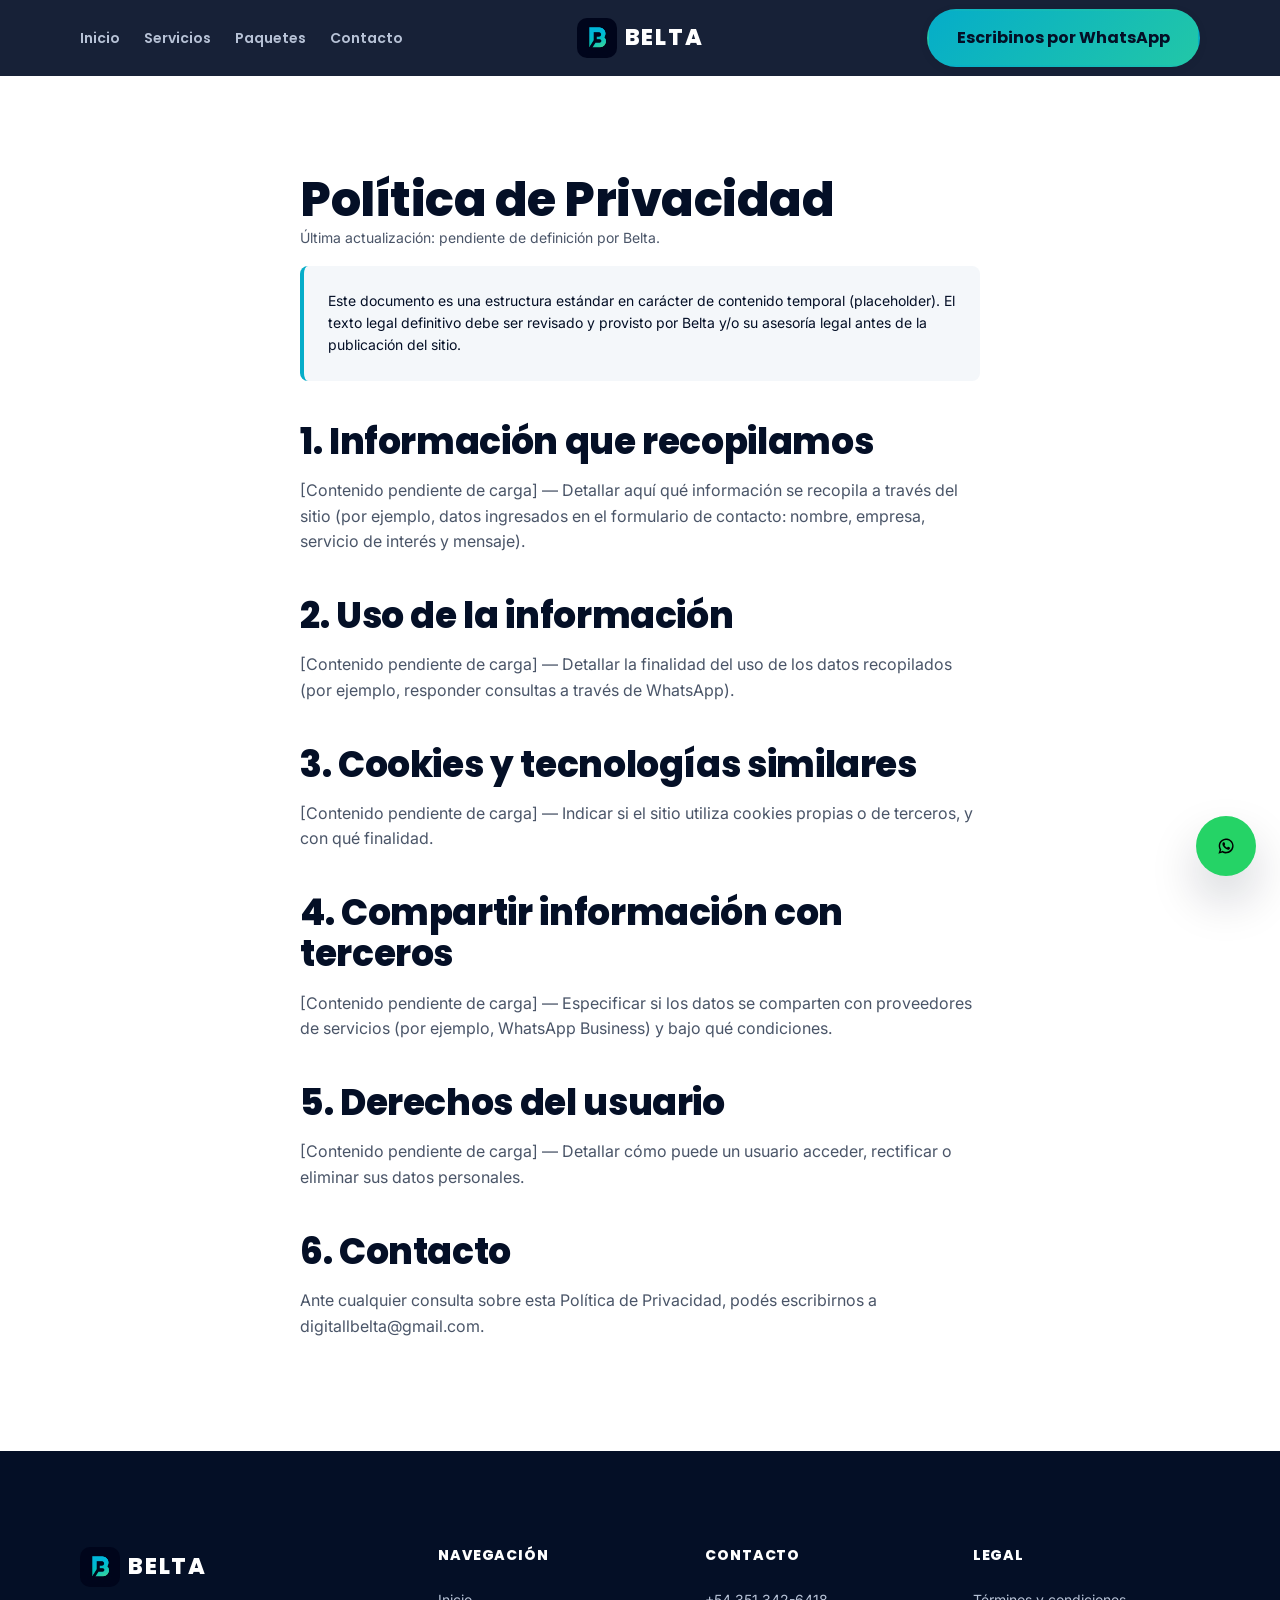
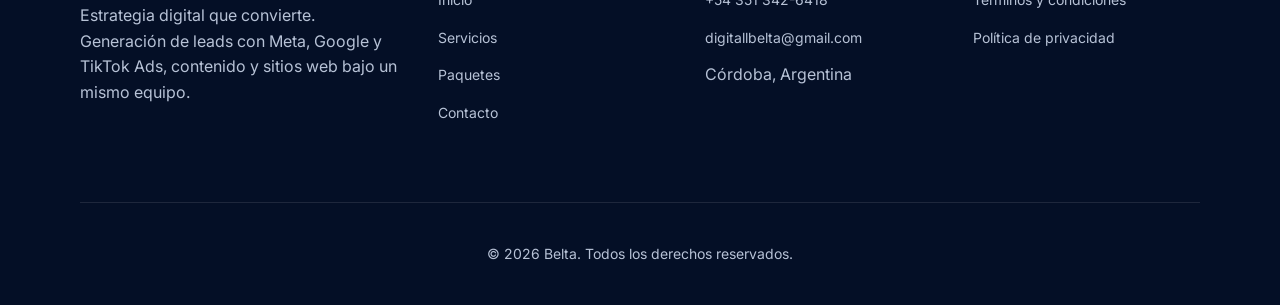
<file: privacy-policy.html>
<!DOCTYPE html>
<html lang="es-AR">
<head>
  <meta charset="UTF-8">
  <meta name="viewport" content="width=device-width, initial-scale=1.0">
  <title>Política de Privacidad — Belta</title>
  <meta name="description" content="Política de privacidad de Belta.">
  <link rel="canonical" href="https://www.belta.com.ar/privacy-policy">
  <meta name="robots" content="noindex, follow">

  <link rel="icon" type="image/png" sizes="32x32" href="assets/images/logo/favicon-32x32.png">
  <link rel="icon" type="image/png" sizes="16x16" href="assets/images/logo/favicon-16x16.png">
  <link rel="apple-touch-icon" href="assets/images/logo/apple-touch-icon.png">

  <link rel="preconnect" href="https://fonts.googleapis.com">
  <link rel="preconnect" href="https://fonts.gstatic.com" crossorigin>
  <link href="https://fonts.googleapis.com/css2?family=Poppins:wght@600;700;800&family=Inter:wght@400;500;600&display=swap" rel="stylesheet">

  <link rel="stylesheet" href="assets/css/style.css">
</head>
<body>
  <a class="skip-link" href="#main-content">Saltar al contenido principal</a>

  <header class="site-header" id="site-header">
    <div class="container header-inner">
      <a href="/" class="brand" aria-label="Belta — ir al inicio">
        <img class="brand-mark" src="assets/images/logo/belta-icon-navy.png" alt="" width="40" height="40">
        <span class="brand-word">BELTA</span>
      </a>

      <nav class="primary-nav" id="primary-nav" aria-label="Navegación principal">
        <ul class="primary-nav__list">
          <li><a href="/">Inicio</a></li>
          <li><a href="/services">Servicios</a></li>
          <li><a href="/packages">Paquetes</a></li>
          <li><a href="/contact">Contacto</a></li>
        </ul>
        <div class="header-cta">
          <a class="btn btn--primary" href="https://wa.me/5493513426418?text=Hola%20Belta%2C%20quiero%20generar%20más%20consultas%20para%20mi%20negocio" target="_blank" rel="noopener">
            Escribinos por WhatsApp
          </a>
        </div>
      </nav>

      <button class="nav-toggle" id="nav-toggle" aria-expanded="false" aria-controls="primary-nav" aria-label="Abrir menú de navegación">
        <span></span><span></span><span></span>
      </button>
    </div>
  </header>

  <main id="main-content">
    <section class="section">
      <div class="container legal-content">
        <h1>Política de Privacidad</h1>
        <p class="legal-updated">Última actualización: pendiente de definición por Belta.</p>

        <div class="placeholder-notice">
          Este documento es una estructura estándar en carácter de contenido temporal (placeholder). El texto legal definitivo debe ser revisado y provisto por Belta y/o su asesoría legal antes de la publicación del sitio.
        </div>

        <h2>1. Información que recopilamos</h2>
        <p>[Contenido pendiente de carga] — Detallar aquí qué información se recopila a través del sitio (por ejemplo, datos ingresados en el formulario de contacto: nombre, empresa, servicio de interés y mensaje).</p>

        <h2>2. Uso de la información</h2>
        <p>[Contenido pendiente de carga] — Detallar la finalidad del uso de los datos recopilados (por ejemplo, responder consultas a través de WhatsApp).</p>

        <h2>3. Cookies y tecnologías similares</h2>
        <p>[Contenido pendiente de carga] — Indicar si el sitio utiliza cookies propias o de terceros, y con qué finalidad.</p>

        <h2>4. Compartir información con terceros</h2>
        <p>[Contenido pendiente de carga] — Especificar si los datos se comparten con proveedores de servicios (por ejemplo, WhatsApp Business) y bajo qué condiciones.</p>

        <h2>5. Derechos del usuario</h2>
        <p>[Contenido pendiente de carga] — Detallar cómo puede un usuario acceder, rectificar o eliminar sus datos personales.</p>

        <h2>6. Contacto</h2>
        <p>Ante cualquier consulta sobre esta Política de Privacidad, podés escribirnos a <a href="mailto:digitallbelta@gmail.com">digitallbelta@gmail.com</a>.</p>
      </div>
    </section>
  </main>

  <footer class="site-footer">
    <div class="container">
      <div class="footer-grid">
        <div class="footer-col footer-brand">
          <a href="/" class="brand" aria-label="Belta — ir al inicio">
            <img class="brand-mark" src="assets/images/logo/belta-icon-navy.png" alt="" width="40" height="40">
            <span class="brand-word">BELTA</span>
          </a>
          <p>Estrategia digital que convierte. Generación de leads con Meta, Google y TikTok Ads, contenido y sitios web bajo un mismo equipo.</p>
        </div>

        <nav class="footer-col" aria-label="Navegación de pie de página">
          <h4>Navegación</h4>
          <ul>
            <li><a href="/">Inicio</a></li>
            <li><a href="/services">Servicios</a></li>
            <li><a href="/packages">Paquetes</a></li>
            <li><a href="/contact">Contacto</a></li>
          </ul>
        </nav>

        <div class="footer-col">
          <h4>Contacto</h4>
          <ul>
            <li><a href="https://wa.me/5493513426418" target="_blank" rel="noopener">+54 351 342-6418</a></li>
            <li><a href="mailto:digitallbelta@gmail.com">digitallbelta@gmail.com</a></li>
            <li><span>Córdoba, Argentina</span></li>
          </ul>
        </div>

        <div class="footer-col">
          <h4>Legal</h4>
          <ul>
            <li><a href="/terms">Términos y condiciones</a></li>
            <li><a href="/privacy-policy" aria-current="page">Política de privacidad</a></li>
          </ul>
        </div>
      </div>

      <div class="footer-bottom">
        <p>&copy; <span id="current-year">2026</span> Belta. Todos los derechos reservados.</p>
      </div>
    </div>
  </footer>

  <a class="floating-whatsapp" href="https://wa.me/5493513426418?text=Hola%20Belta%2C%20quiero%20generar%20más%20consultas%20para%20mi%20negocio" target="_blank" rel="noopener" aria-label="Escribinos por WhatsApp">
    <img src="assets/icons/communication/whatsapp.svg" alt="">
  </a>

  <script src="assets/js/main.js" defer></script>
</body>
</html>
</file>
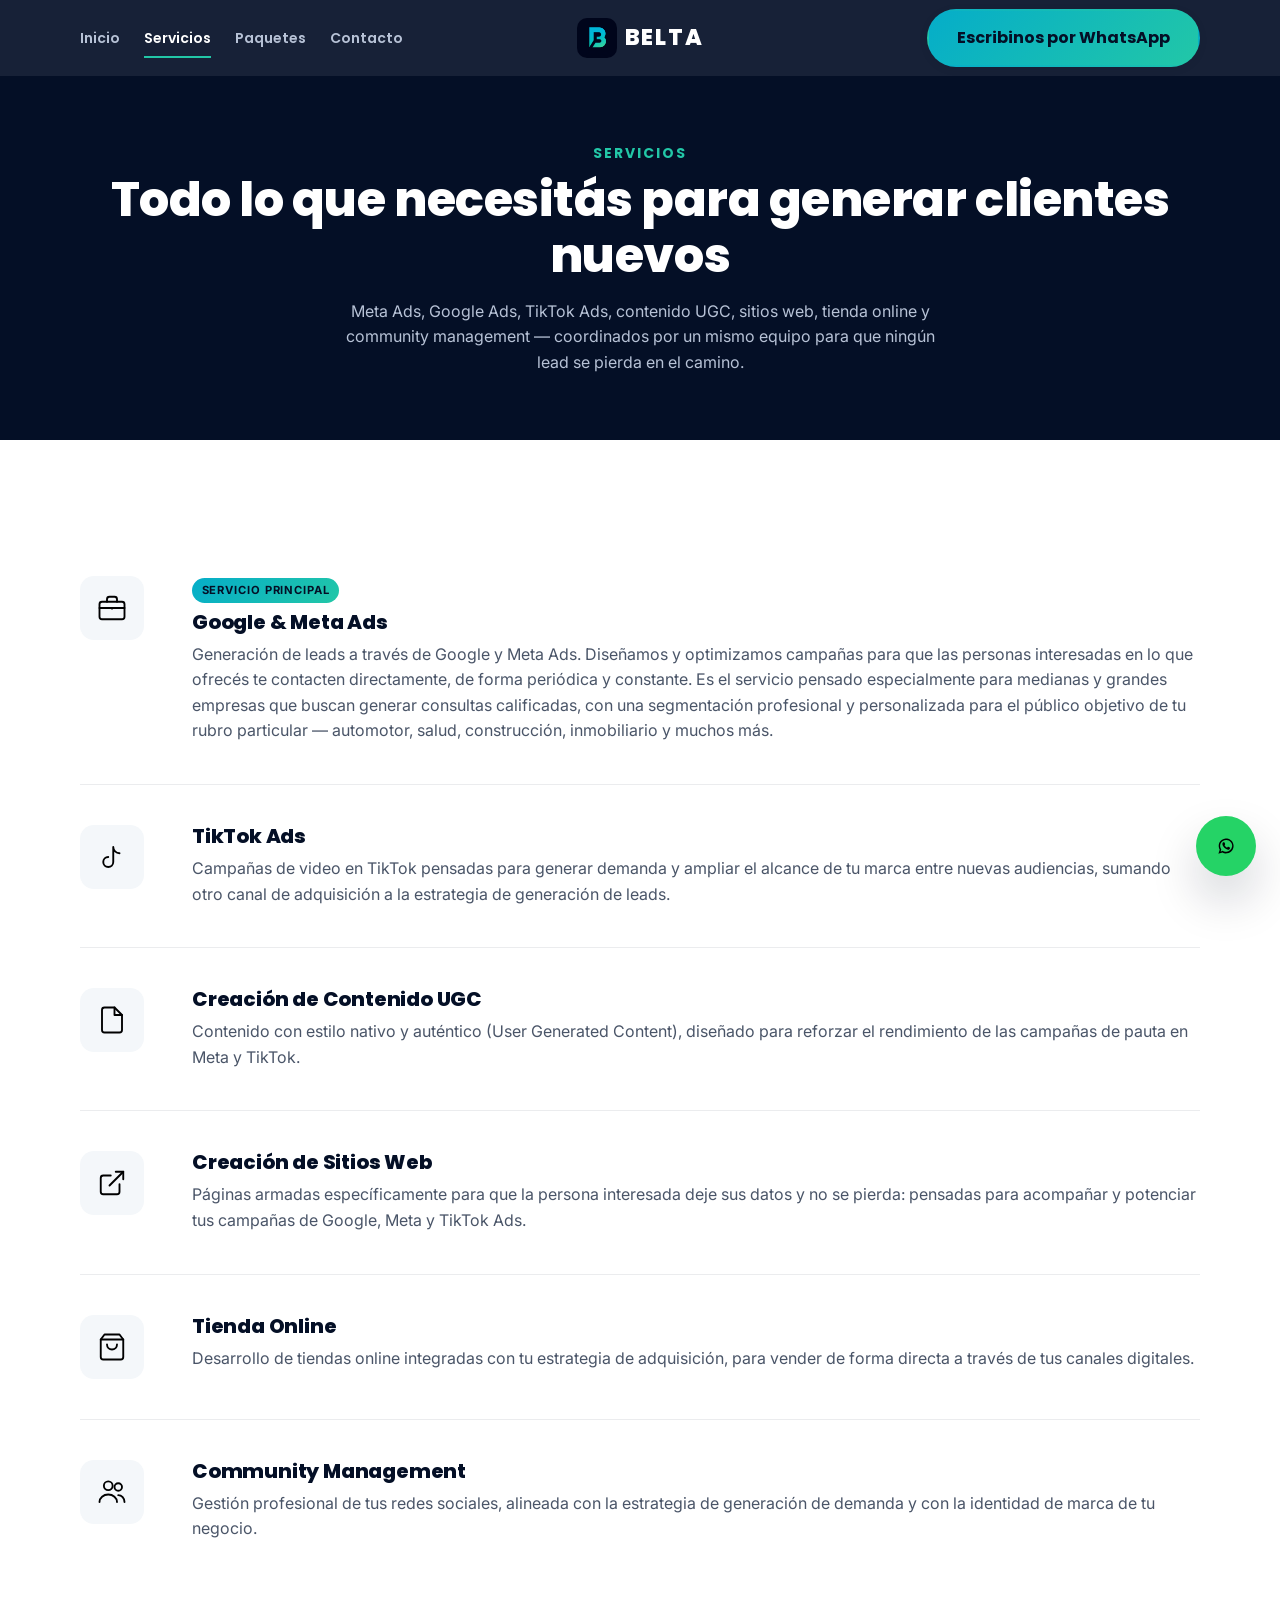
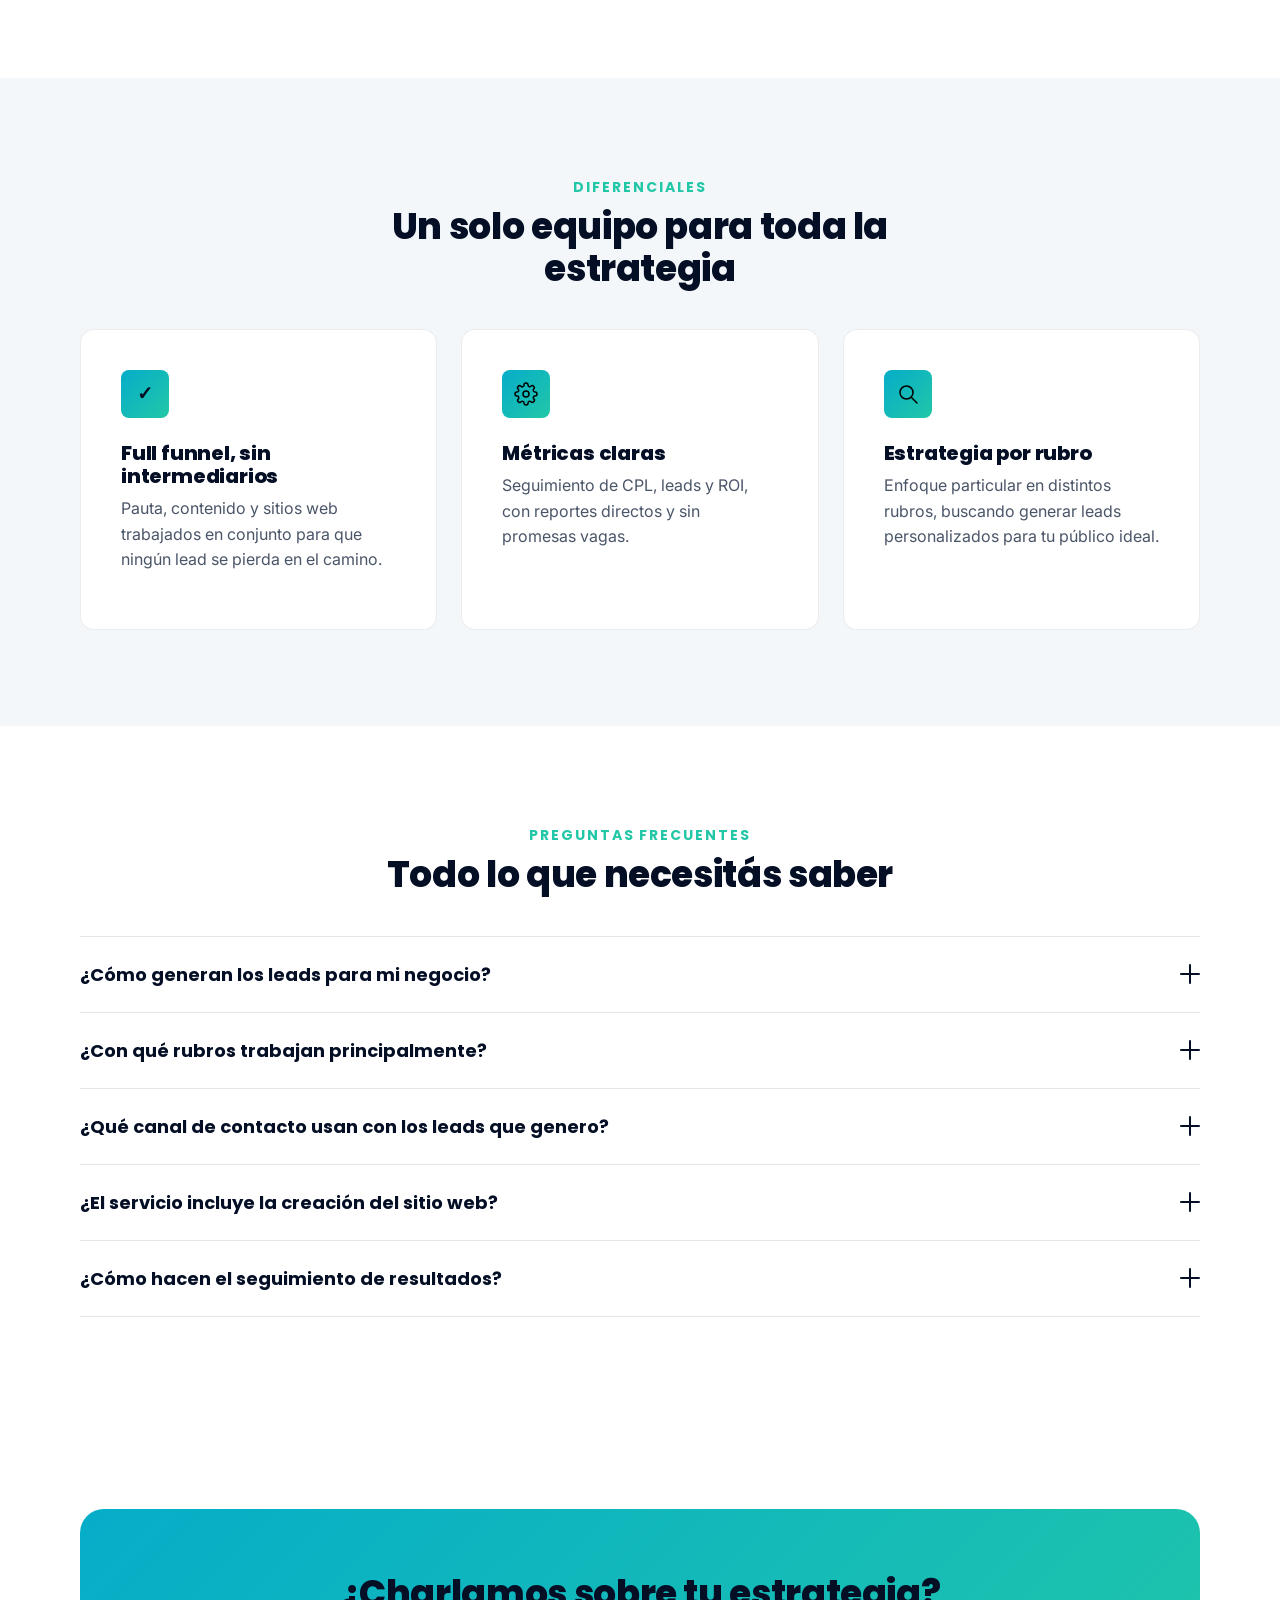
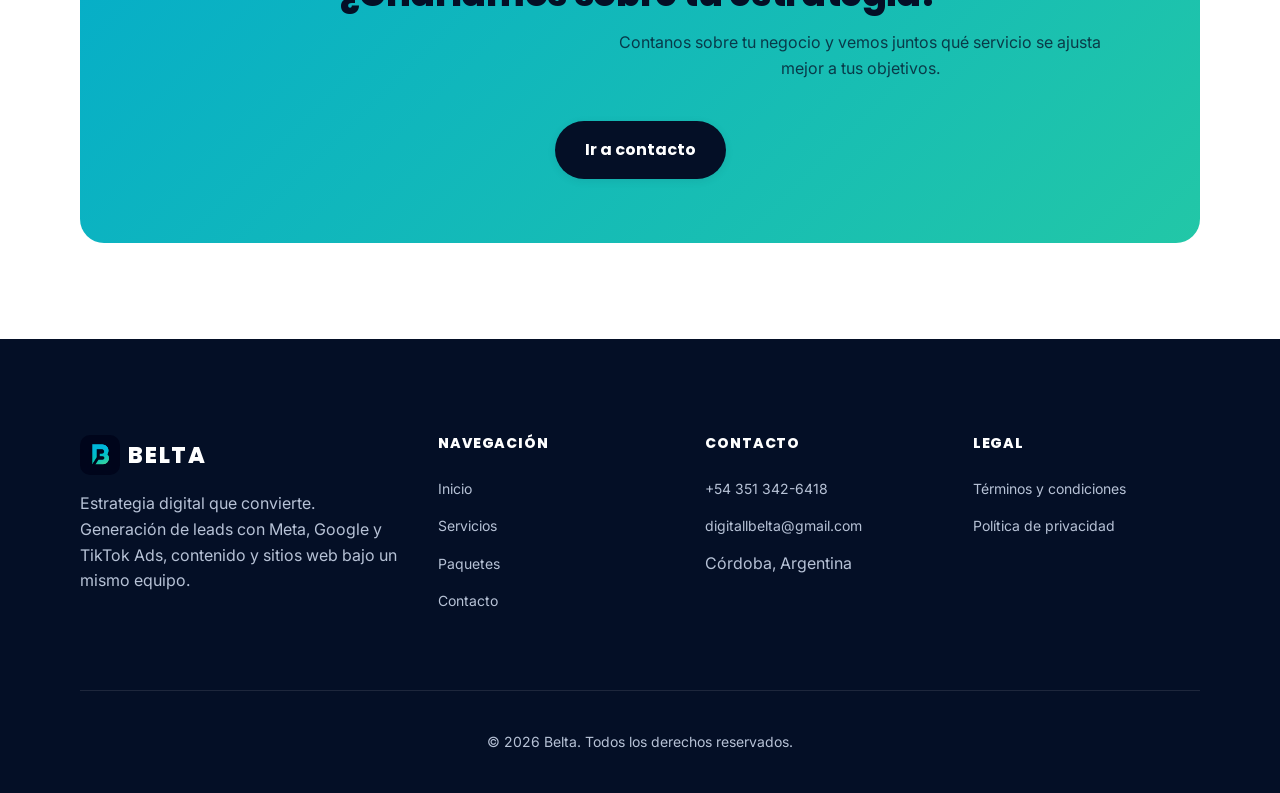
<file: services.html>
<!DOCTYPE html>
<html lang="es-AR">
<head>
  <meta charset="UTF-8">
  <meta name="viewport" content="width=device-width, initial-scale=1.0">
  <title>Servicios — Belta | Meta Ads, Google Ads, TikTok Ads, Sitios Web y más</title>
  <meta name="description" content="Conocé los servicios de Belta: Google y Meta Ads para generación de leads, TikTok Ads, contenido UGC, sitios web, tienda online y community management.">
  <link rel="canonical" href="https://www.belta.com.ar/services">

  <meta property="og:type" content="website">
  <meta property="og:title" content="Servicios — Belta">
  <meta property="og:description" content="Google y Meta Ads, TikTok Ads, contenido UGC, sitios web, tienda online y community management, bajo un mismo equipo.">
  <meta property="og:image" content="assets/images/logo/belta-icon-navy-512.png">
  <meta property="og:locale" content="es_AR">
  <meta name="twitter:card" content="summary_large_image">

  <link rel="icon" type="image/png" sizes="32x32" href="assets/images/logo/favicon-32x32.png">
  <link rel="icon" type="image/png" sizes="16x16" href="assets/images/logo/favicon-16x16.png">
  <link rel="apple-touch-icon" href="assets/images/logo/apple-touch-icon.png">

  <link rel="preconnect" href="https://fonts.googleapis.com">
  <link rel="preconnect" href="https://fonts.gstatic.com" crossorigin>
  <link href="https://fonts.googleapis.com/css2?family=Poppins:wght@600;700;800&family=Inter:wght@400;500;600&display=swap" rel="stylesheet">

  <link rel="stylesheet" href="assets/css/style.css">
</head>
<body>
  <a class="skip-link" href="#main-content">Saltar al contenido principal</a>

  <header class="site-header" id="site-header">
    <div class="container header-inner">
      <a href="/" class="brand" aria-label="Belta — ir al inicio">
        <img class="brand-mark" src="assets/images/logo/belta-icon-navy.png" alt="" width="40" height="40">
        <span class="brand-word">BELTA</span>
      </a>

      <nav class="primary-nav" id="primary-nav" aria-label="Navegación principal">
        <ul class="primary-nav__list">
          <li><a href="/">Inicio</a></li>
          <li><a href="/services" aria-current="page">Servicios</a></li>
          <li><a href="/packages">Paquetes</a></li>
          <li><a href="/contact">Contacto</a></li>
        </ul>
        <div class="header-cta">
          <a class="btn btn--primary" href="https://wa.me/5493513426418?text=Hola%20Belta%2C%20quiero%20generar%20más%20consultas%20para%20mi%20negocio" target="_blank" rel="noopener">
            Escribinos por WhatsApp
          </a>
        </div>
      </nav>

      <button class="nav-toggle" id="nav-toggle" aria-expanded="false" aria-controls="primary-nav" aria-label="Abrir menú de navegación">
        <span></span><span></span><span></span>
      </button>
    </div>
  </header>

  <main id="main-content">

    <section class="page-hero">
      <div class="container">
        <span class="eyebrow">Servicios</span>
        <h1>Todo lo que necesitás para generar clientes nuevos</h1>
        <p>Meta Ads, Google Ads, TikTok Ads, contenido UGC, sitios web, tienda online y community management — coordinados por un mismo equipo para que ningún lead se pierda en el camino.</p>
      </div>
    </section>

    <section class="section">
      <div class="container">

        <div class="service-block" id="google-meta-ads">
          <div class="service-block__icon"><img src="assets/icons/business/briefcase.svg" alt=""></div>
          <div>
            <span class="service-block__tag">Servicio principal</span>
            <h3>Google &amp; Meta Ads</h3>
            <p>Generación de leads a través de Google y Meta Ads. Diseñamos y optimizamos campañas para que las personas interesadas en lo que ofrecés te contacten directamente, de forma periódica y constante. Es el servicio pensado especialmente para medianas y grandes empresas que buscan generar consultas calificadas, con una segmentación profesional y personalizada para el público objetivo de tu rubro particular — automotor, salud, construcción, inmobiliario y muchos más.</p>
          </div>
        </div>

        <div class="service-block" id="tiktok-ads">
          <div class="service-block__icon"><img src="assets/icons/social/tiktok.svg" alt=""></div>
          <div>
            <h3>TikTok Ads</h3>
            <p>Campañas de video en TikTok pensadas para generar demanda y ampliar el alcance de tu marca entre nuevas audiencias, sumando otro canal de adquisición a la estrategia de generación de leads.</p>
          </div>
        </div>

        <div class="service-block" id="contenido-ugc">
          <div class="service-block__icon"><img src="assets/icons/documents/file.svg" alt=""></div>
          <div>
            <h3>Creación de Contenido UGC</h3>
            <p>Contenido con estilo nativo y auténtico (User Generated Content), diseñado para reforzar el rendimiento de las campañas de pauta en Meta y TikTok.</p>
          </div>
        </div>

        <div class="service-block" id="sitios-web">
          <div class="service-block__icon"><img src="assets/icons/ui/external-link.svg" alt=""></div>
          <div>
            <h3>Creación de Sitios Web</h3>
            <p>Páginas armadas específicamente para que la persona interesada deje sus datos y no se pierda: pensadas para acompañar y potenciar tus campañas de Google, Meta y TikTok Ads.</p>
          </div>
        </div>

        <div class="service-block" id="tienda-online">
          <div class="service-block__icon"><img src="assets/icons/ecommerce/cart.svg" alt=""></div>
          <div>
            <h3>Tienda Online</h3>
            <p>Desarrollo de tiendas online integradas con tu estrategia de adquisición, para vender de forma directa a través de tus canales digitales.</p>
          </div>
        </div>

        <div class="service-block" id="community-management">
          <div class="service-block__icon"><img src="assets/icons/business/users.svg" alt=""></div>
          <div>
            <h3>Community Management</h3>
            <p>Gestión profesional de tus redes sociales, alineada con la estrategia de generación de demanda y con la identidad de marca de tu negocio.</p>
          </div>
        </div>

      </div>
    </section>

    <!-- DIFFERENTIATORS RECAP -->
    <section class="section section--soft">
      <div class="container">
        <div class="section-header section-header--center">
          <span class="eyebrow">Diferenciales</span>
          <h2>Un solo equipo para toda la estrategia</h2>
        </div>
        <div class="grid grid--3">
          <div class="service-card">
            <div class="service-card__icon" aria-hidden="true">✓</div>
            <h3>Full funnel, sin intermediarios</h3>
            <p>Pauta, contenido y sitios web trabajados en conjunto para que ningún lead se pierda en el camino.</p>
          </div>
          <div class="service-card">
            <div class="service-card__icon"><img src="assets/icons/business/settings.svg" alt=""></div>
            <h3>Métricas claras</h3>
            <p>Seguimiento de CPL, leads y ROI, con reportes directos y sin promesas vagas.</p>
          </div>
          <div class="service-card">
            <div class="service-card__icon"><img src="assets/icons/navigation/search.svg" alt=""></div>
            <h3>Estrategia por rubro</h3>
            <p>Enfoque particular en distintos rubros, buscando generar leads personalizados para tu público ideal.</p>
          </div>
        </div>
      </div>
    </section>

    <!-- FAQ -->
    <section class="section" id="faq">
      <div class="container">
        <div class="section-header section-header--center">
          <span class="eyebrow">Preguntas frecuentes</span>
          <h2>Todo lo que necesitás saber</h2>
        </div>

        <div class="faq-list">
          <div class="faq-item">
            <button class="faq-item__question" aria-expanded="false">
              <span>¿Cómo generan los leads para mi negocio?</span>
              <span class="faq-item__icon" aria-hidden="true"></span>
            </button>
            <div class="faq-item__answer">
              <p>Diseñamos y gestionamos campañas de Google, Meta y/o TikTok Ads a medida de tu negocio, apoyadas en páginas y contenidos pensados para que la persona interesada te deje sus datos de contacto directamente.</p>
            </div>
          </div>

          <div class="faq-item">
            <button class="faq-item__question" aria-expanded="false">
              <span>¿Con qué rubros trabajan principalmente?</span>
              <span class="faq-item__icon" aria-hidden="true"></span>
            </button>
            <div class="faq-item__answer">
              <p>Trabajamos con medianas y grandes empresas que buscan generar leads, haciendo foco en segmentar profesionalmente y de manera personalizada en el público objetivo de tu rubro particular.</p>
            </div>
          </div>

          <div class="faq-item">
            <button class="faq-item__question" aria-expanded="false">
              <span>¿Qué canal de contacto usan con los leads que genero?</span>
              <span class="faq-item__icon" aria-hidden="true"></span>
            </button>
            <div class="faq-item__answer">
              <p>El canal principal de contacto es WhatsApp: nuestras campañas y sitios están armados para que el visitante te escriba directamente por ese medio, y también decanta en una planilla de Google Sheets o en un CRM, según cada caso.</p>
            </div>
          </div>

          <div class="faq-item">
            <button class="faq-item__question" aria-expanded="false">
              <span>¿El servicio incluye la creación del sitio web?</span>
              <span class="faq-item__icon" aria-hidden="true"></span>
            </button>
            <div class="faq-item__answer">
              <p>Sí, la creación de sitios web es uno de nuestros servicios y se integra con la estrategia de pauta para que la experiencia sea consistente de principio a fin, en caso de que no cuentes con uno.</p>
            </div>
          </div>

          <div class="faq-item">
            <button class="faq-item__question" aria-expanded="false">
              <span>¿Cómo hacen el seguimiento de resultados?</span>
              <span class="faq-item__icon" aria-hidden="true"></span>
            </button>
            <div class="faq-item__answer">
              <p>Hacemos seguimiento constante de métricas como CPL, ROI, cantidad de leads y tasa de conversión de forma separada en cada plataforma, para saber exactamente qué canal está funcionando mejor para tu negocio y mantenerte siempre informado.</p>
            </div>
          </div>
        </div>
      </div>
    </section>

    <!-- CTA -->
    <section class="section">
      <div class="container">
        <div class="cta-band">
          <h2>¿Charlamos sobre tu estrategia?</h2>
          <p>Contanos sobre tu negocio y vemos juntos qué servicio se ajusta mejor a tus objetivos.</p>
          <a class="btn btn--primary" href="/contact">Ir a contacto</a>
        </div>
      </div>
    </section>

  </main>

  <footer class="site-footer">
    <div class="container">
      <div class="footer-grid">
        <div class="footer-col footer-brand">
          <a href="/" class="brand" aria-label="Belta — ir al inicio">
            <img class="brand-mark" src="assets/images/logo/belta-icon-navy.png" alt="" width="40" height="40">
            <span class="brand-word">BELTA</span>
          </a>
          <p>Estrategia digital que convierte. Generación de leads con Meta, Google y TikTok Ads, contenido y sitios web bajo un mismo equipo.</p>
        </div>

        <nav class="footer-col" aria-label="Navegación de pie de página">
          <h4>Navegación</h4>
          <ul>
            <li><a href="/">Inicio</a></li>
            <li><a href="/services">Servicios</a></li>
            <li><a href="/packages">Paquetes</a></li>
            <li><a href="/contact">Contacto</a></li>
          </ul>
        </nav>

        <div class="footer-col">
          <h4>Contacto</h4>
          <ul>
            <li><a href="https://wa.me/5493513426418" target="_blank" rel="noopener">+54 351 342-6418</a></li>
            <li><a href="mailto:digitallbelta@gmail.com">digitallbelta@gmail.com</a></li>
            <li><span>Córdoba, Argentina</span></li>
          </ul>
        </div>

        <div class="footer-col">
          <h4>Legal</h4>
          <ul>
            <li><a href="/terms">Términos y condiciones</a></li>
            <li><a href="/privacy-policy">Política de privacidad</a></li>
          </ul>
        </div>
      </div>

      <div class="footer-bottom">
        <p>&copy; <span id="current-year">2026</span> Belta. Todos los derechos reservados.</p>
      </div>
    </div>
  </footer>

  <a class="floating-whatsapp" href="https://wa.me/5493513426418?text=Hola%20Belta%2C%20quiero%20generar%20más%20consultas%20para%20mi%20negocio" target="_blank" rel="noopener" aria-label="Escribinos por WhatsApp">
    <img src="assets/icons/communication/whatsapp.svg" alt="">
  </a>

  <script src="assets/js/main.js" defer></script>
</body>
</html>
</file>
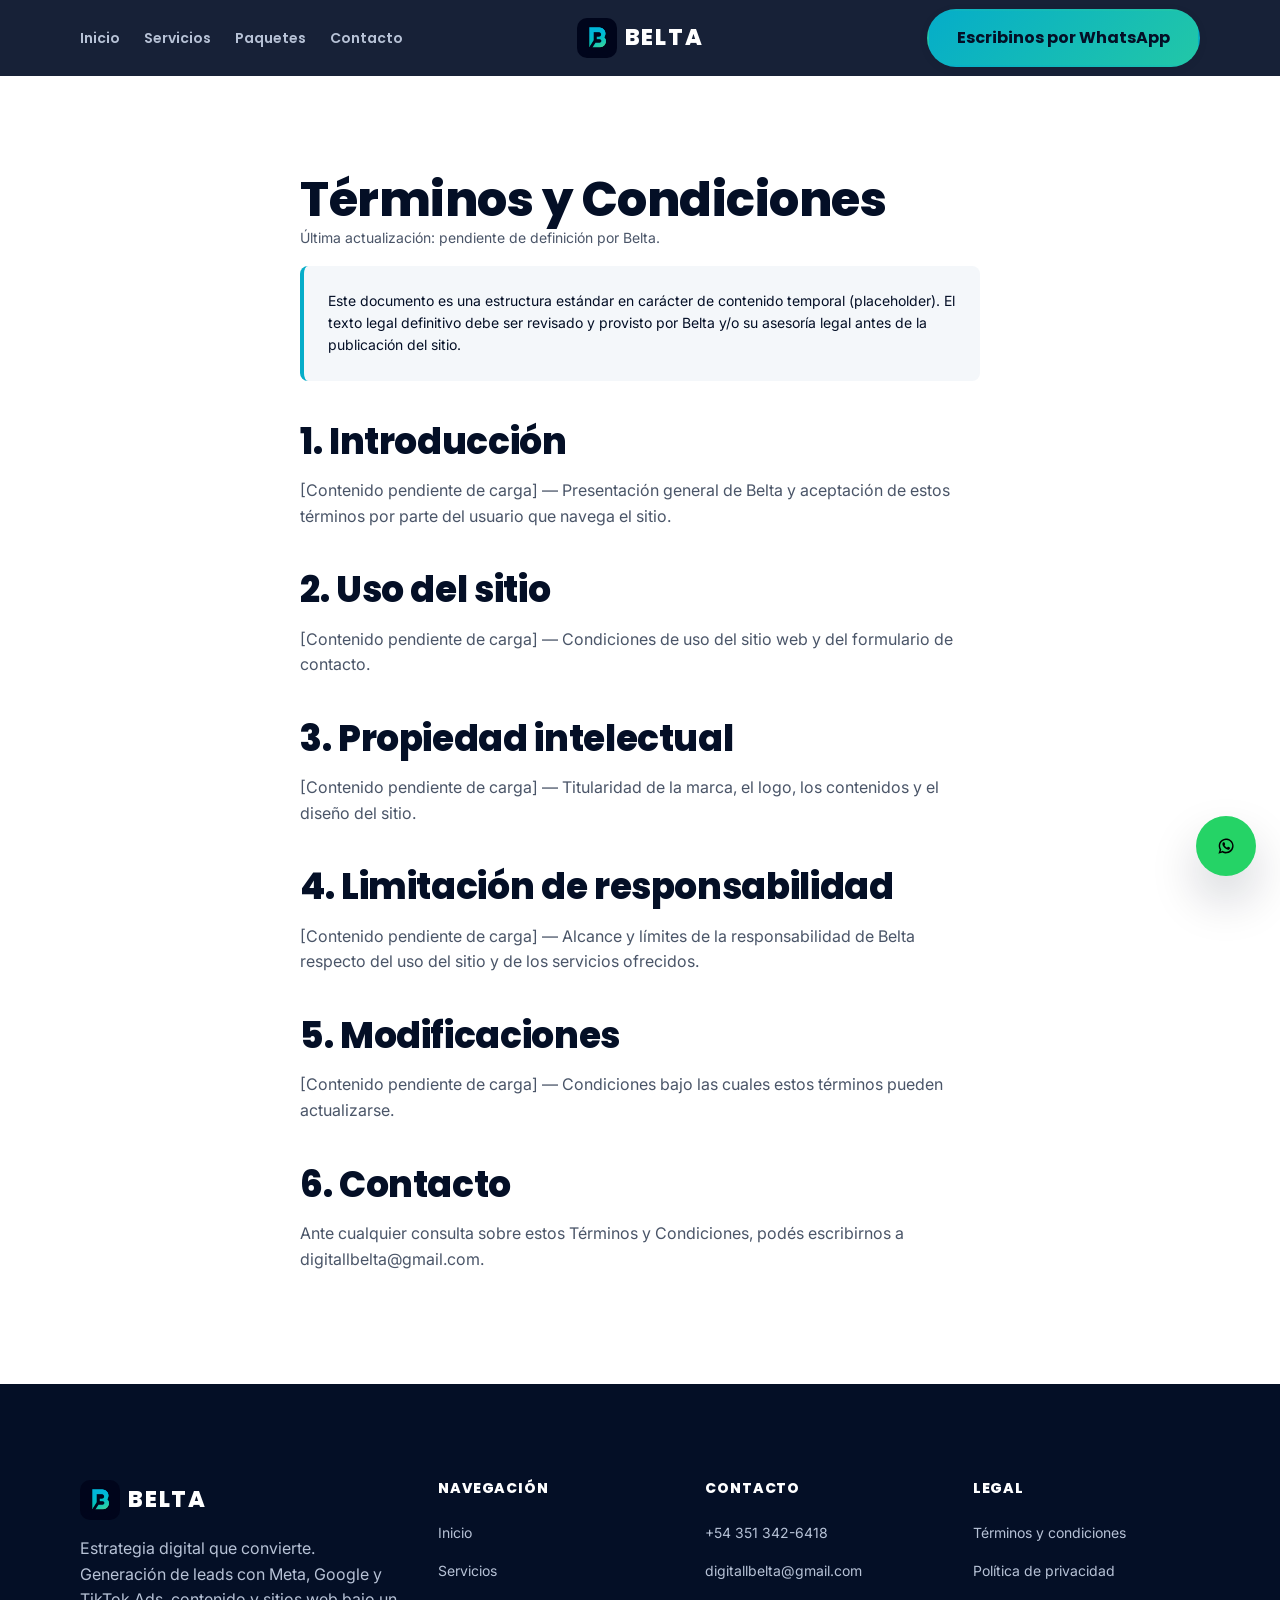
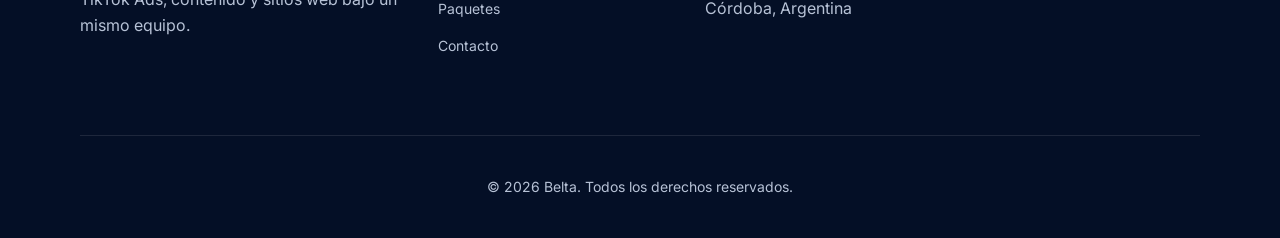
<file: terms.html>
<!DOCTYPE html>
<html lang="es-AR">
<head>
  <meta charset="UTF-8">
  <meta name="viewport" content="width=device-width, initial-scale=1.0">
  <title>Términos y Condiciones — Belta</title>
  <meta name="description" content="Términos y condiciones de uso del sitio web de Belta.">
  <link rel="canonical" href="https://www.belta.com.ar/terms">
  <meta name="robots" content="noindex, follow">

  <link rel="icon" type="image/png" sizes="32x32" href="assets/images/logo/favicon-32x32.png">
  <link rel="icon" type="image/png" sizes="16x16" href="assets/images/logo/favicon-16x16.png">
  <link rel="apple-touch-icon" href="assets/images/logo/apple-touch-icon.png">

  <link rel="preconnect" href="https://fonts.googleapis.com">
  <link rel="preconnect" href="https://fonts.gstatic.com" crossorigin>
  <link href="https://fonts.googleapis.com/css2?family=Poppins:wght@600;700;800&family=Inter:wght@400;500;600&display=swap" rel="stylesheet">

  <link rel="stylesheet" href="assets/css/style.css">
</head>
<body>
  <a class="skip-link" href="#main-content">Saltar al contenido principal</a>

  <header class="site-header" id="site-header">
    <div class="container header-inner">
      <a href="/" class="brand" aria-label="Belta — ir al inicio">
        <img class="brand-mark" src="assets/images/logo/belta-icon-navy.png" alt="" width="40" height="40">
        <span class="brand-word">BELTA</span>
      </a>

      <nav class="primary-nav" id="primary-nav" aria-label="Navegación principal">
        <ul class="primary-nav__list">
          <li><a href="/">Inicio</a></li>
          <li><a href="/services">Servicios</a></li>
          <li><a href="/packages">Paquetes</a></li>
          <li><a href="/contact">Contacto</a></li>
        </ul>
        <div class="header-cta">
          <a class="btn btn--primary" href="https://wa.me/5493513426418?text=Hola%20Belta%2C%20quiero%20generar%20más%20consultas%20para%20mi%20negocio" target="_blank" rel="noopener">
            Escribinos por WhatsApp
          </a>
        </div>
      </nav>

      <button class="nav-toggle" id="nav-toggle" aria-expanded="false" aria-controls="primary-nav" aria-label="Abrir menú de navegación">
        <span></span><span></span><span></span>
      </button>
    </div>
  </header>

  <main id="main-content">
    <section class="section">
      <div class="container legal-content">
        <h1>Términos y Condiciones</h1>
        <p class="legal-updated">Última actualización: pendiente de definición por Belta.</p>

        <div class="placeholder-notice">
          Este documento es una estructura estándar en carácter de contenido temporal (placeholder). El texto legal definitivo debe ser revisado y provisto por Belta y/o su asesoría legal antes de la publicación del sitio.
        </div>

        <h2>1. Introducción</h2>
        <p>[Contenido pendiente de carga] — Presentación general de Belta y aceptación de estos términos por parte del usuario que navega el sitio.</p>

        <h2>2. Uso del sitio</h2>
        <p>[Contenido pendiente de carga] — Condiciones de uso del sitio web y del formulario de contacto.</p>

        <h2>3. Propiedad intelectual</h2>
        <p>[Contenido pendiente de carga] — Titularidad de la marca, el logo, los contenidos y el diseño del sitio.</p>

        <h2>4. Limitación de responsabilidad</h2>
        <p>[Contenido pendiente de carga] — Alcance y límites de la responsabilidad de Belta respecto del uso del sitio y de los servicios ofrecidos.</p>

        <h2>5. Modificaciones</h2>
        <p>[Contenido pendiente de carga] — Condiciones bajo las cuales estos términos pueden actualizarse.</p>

        <h2>6. Contacto</h2>
        <p>Ante cualquier consulta sobre estos Términos y Condiciones, podés escribirnos a <a href="mailto:digitallbelta@gmail.com">digitallbelta@gmail.com</a>.</p>
      </div>
    </section>
  </main>

  <footer class="site-footer">
    <div class="container">
      <div class="footer-grid">
        <div class="footer-col footer-brand">
          <a href="/" class="brand" aria-label="Belta — ir al inicio">
            <img class="brand-mark" src="assets/images/logo/belta-icon-navy.png" alt="" width="40" height="40">
            <span class="brand-word">BELTA</span>
          </a>
          <p>Estrategia digital que convierte. Generación de leads con Meta, Google y TikTok Ads, contenido y sitios web bajo un mismo equipo.</p>
        </div>

        <nav class="footer-col" aria-label="Navegación de pie de página">
          <h4>Navegación</h4>
          <ul>
            <li><a href="/">Inicio</a></li>
            <li><a href="/services">Servicios</a></li>
            <li><a href="/packages">Paquetes</a></li>
            <li><a href="/contact">Contacto</a></li>
          </ul>
        </nav>

        <div class="footer-col">
          <h4>Contacto</h4>
          <ul>
            <li><a href="https://wa.me/5493513426418" target="_blank" rel="noopener">+54 351 342-6418</a></li>
            <li><a href="mailto:digitallbelta@gmail.com">digitallbelta@gmail.com</a></li>
            <li><span>Córdoba, Argentina</span></li>
          </ul>
        </div>

        <div class="footer-col">
          <h4>Legal</h4>
          <ul>
            <li><a href="/terms" aria-current="page">Términos y condiciones</a></li>
            <li><a href="/privacy-policy">Política de privacidad</a></li>
          </ul>
        </div>
      </div>

      <div class="footer-bottom">
        <p>&copy; <span id="current-year">2026</span> Belta. Todos los derechos reservados.</p>
      </div>
    </div>
  </footer>

  <a class="floating-whatsapp" href="https://wa.me/5493513426418?text=Hola%20Belta%2C%20quiero%20generar%20más%20consultas%20para%20mi%20negocio" target="_blank" rel="noopener" aria-label="Escribinos por WhatsApp">
    <img src="assets/icons/communication/whatsapp.svg" alt="">
  </a>

  <script src="assets/js/main.js" defer></script>
</body>
</html>
</file>
<file: assets/css/style.css>
/* ==========================================================================
   BELTA — Production Interface Stylesheet
   Design system per Belta_Manual_de_Marca_1.docx (v1.0, Aug 2026)
   Built under PROL_BASE_v1.7.3 / PROL_PROFESIONAL_v3
   ========================================================================== */

/* --------------------------------------------------------------------------
   01. Design Tokens
   -------------------------------------------------------------------------- */
:root {
  /* Brand colors */
  --color-navy: #040F26;
  --color-navy-soft: #0B1B3A;
  --color-white: #FFFFFF;
  --color-off-white: #F4F7FA;
  --color-turquoise: #05ADC9;
  --color-green: #22C7A7;
  --gradient-brand: linear-gradient(135deg, var(--color-turquoise) 0%, var(--color-green) 100%);

  /* Text */
  --text-on-light: var(--color-navy);
  --text-on-light-muted: #4A5568;
  --text-on-dark: var(--color-white);
  --text-on-dark-muted: #B7C2D6;

  /* Typography */
  --font-heading: 'Poppins', 'Segoe UI', sans-serif;
  --font-body: 'Inter', 'Segoe UI', sans-serif;

  --fs-display: clamp(2.25rem, 4vw + 1rem, 3.75rem);
  --fs-h1: clamp(2rem, 3vw + 1rem, 3rem);
  --fs-h2: clamp(1.6rem, 2vw + 1rem, 2.25rem);
  --fs-h3: 1.25rem;
  --fs-body-lg: 1.125rem;
  --fs-body: 1rem;
  --fs-small: 0.875rem;

  /* Spacing scale */
  --space-3xs: 0.25rem;
  --space-2xs: 0.5rem;
  --space-xs: 0.75rem;
  --space-sm: 1rem;
  --space-md: 1.5rem;
  --space-lg: 2.5rem;
  --space-xl: 4rem;
  --space-2xl: 6rem;

  /* Layout */
  --container-width: 1200px;
  --container-padding: clamp(1.25rem, 4vw, 2.5rem);
  --radius-sm: 8px;
  --radius-md: 14px;
  --radius-lg: 24px;
  --radius-pill: 999px;

  /* Elevation & motion */
  --shadow-sm: 0 2px 8px rgba(4, 15, 38, 0.08);
  --shadow-md: 0 12px 32px rgba(4, 15, 38, 0.12);
  --shadow-lg: 0 24px 48px rgba(4, 15, 38, 0.18);
  --transition-fast: 150ms ease;
  --transition-base: 250ms ease;

  --header-height: 76px;
}

/* --------------------------------------------------------------------------
   02. Reset & Base
   -------------------------------------------------------------------------- */
*, *::before, *::after { box-sizing: border-box; }

html {
  scroll-behavior: smooth;
  overflow-x: hidden;
  width: 100%;
}

@media (prefers-reduced-motion: reduce) {
  html { scroll-behavior: auto; }
  *, *::before, *::after {
    animation-duration: 0.01ms !important;
    animation-iteration-count: 1 !important;
    transition-duration: 0.01ms !important;
    scroll-behavior: auto !important;
  }
}

body, h1, h2, h3, h4, p, ul, ol, figure {
  margin: 0;
}

body {
  font-family: var(--font-body);
  font-size: var(--fs-body);
  line-height: 1.6;
  color: var(--text-on-light);
  background: var(--color-white);
  -webkit-font-smoothing: antialiased;
  overflow-x: hidden;
  width: 100%;
  max-width: 100vw;
  position: relative;
}

h1, h2, h3, h4 {
  font-family: var(--font-heading);
  font-weight: 800;
  line-height: 1.15;
  color: var(--color-navy);
  letter-spacing: -0.01em;
}

h1 { font-size: var(--fs-h1); }
h2 { font-size: var(--fs-h2); }
h3 { font-size: var(--fs-h3); }

p { color: var(--text-on-light-muted); }

a { color: inherit; text-decoration: none; }

img { max-width: 100%; display: block; }

ul, ol { list-style: none; padding: 0; }

button { font-family: inherit; cursor: pointer; }

input, textarea, select { font-family: inherit; font-size: inherit; }

:focus-visible {
  outline: 3px solid var(--color-turquoise);
  outline-offset: 2px;
}

.skip-link {
  position: absolute;
  left: -9999px;
  top: 0;
  background: var(--color-navy);
  color: var(--color-white);
  padding: var(--space-sm) var(--space-md);
  z-index: 1000;
  border-radius: 0 0 var(--radius-sm) 0;
}
.skip-link:focus {
  left: 0;
}

/* --------------------------------------------------------------------------
   03. Layout Helpers
   -------------------------------------------------------------------------- */
.container {
  width: 100%;
  max-width: var(--container-width);
  margin-inline: auto;
  padding-inline: var(--container-padding);
}

.section {
  padding-block: var(--space-2xl);
}

.section--tight {
  padding-block: var(--space-xl);
}

.section--navy {
  background: var(--color-navy);
  color: var(--text-on-dark);
}
.section--navy h2,
.section--navy h3 { color: var(--text-on-dark); }
.section--navy p { color: var(--text-on-dark-muted); }

.section--soft {
  background: var(--color-off-white);
}

.section-header {
  max-width: 640px;
  margin-bottom: var(--space-lg);
}

.section-header--center {
  margin-inline: auto;
  text-align: center;
}

.eyebrow {
  display: inline-block;
  font-family: var(--font-heading);
  font-weight: 700;
  font-size: var(--fs-small);
  letter-spacing: 0.14em;
  text-transform: uppercase;
  color: var(--color-green);
  margin-bottom: var(--space-2xs);
}

.grid {
  display: grid;
  gap: var(--space-md);
}

.grid--2 { grid-template-columns: repeat(2, 1fr); }
.grid--3 { grid-template-columns: repeat(3, 1fr); }
.grid--4 { grid-template-columns: repeat(4, 1fr); }

@media (max-width: 900px) {
  .grid--3, .grid--4 { grid-template-columns: repeat(2, 1fr); }
}
@media (max-width: 600px) {
  .grid--2, .grid--3, .grid--4 { grid-template-columns: 1fr; }
}

.visually-hidden {
  position: absolute;
  width: 1px; height: 1px;
  padding: 0; margin: -1px;
  overflow: hidden;
  clip: rect(0,0,0,0);
  white-space: nowrap; border: 0;
}

/* --------------------------------------------------------------------------
   04. Buttons
   -------------------------------------------------------------------------- */
.btn {
  display: inline-flex;
  align-items: center;
  justify-content: center;
  gap: var(--space-2xs);
  font-family: var(--font-heading);
  font-weight: 700;
  font-size: var(--fs-body);
  padding: 0.9rem 1.75rem;
  border-radius: var(--radius-pill);
  border: 2px solid transparent;
  transition: transform var(--transition-fast), box-shadow var(--transition-fast), background var(--transition-fast), color var(--transition-fast);
  white-space: nowrap;
}

.btn:hover { transform: translateY(-2px); }

.btn--primary {
  background: var(--gradient-brand);
  color: var(--color-navy);
  box-shadow: var(--shadow-sm);
}
.btn--primary:hover { box-shadow: var(--shadow-md); }

.btn--secondary {
  background: transparent;
  border-color: currentColor;
  color: var(--color-navy);
}
.section--navy .btn--secondary { color: var(--color-white); }
.btn--secondary:hover { background: rgba(4, 15, 38, 0.06); }
.section--navy .btn--secondary:hover { background: rgba(255,255,255,0.08); }

.btn--block { width: 100%; }

.btn-icon {
  width: 1.1em;
  height: 1.1em;
  flex-shrink: 0;
}

/* --------------------------------------------------------------------------
   05. Header
   -------------------------------------------------------------------------- */
/*
 * IMPORTANT: .site-header itself must never receive `transform`, `filter`,
 * `backdrop-filter`, `perspective`, or `will-change: transform`. Any of
 * those turn the header into the containing block for EVERY `position:
 * fixed` descendant inside it (including .primary-nav, the mobile menu
 * panel) — instead of sizing against the full viewport, the fixed panel
 * would then size against the header's own ~76px-tall box and get
 * clipped down to almost nothing. The frosted-glass blur is applied on
 * the ::before pseudo-element below instead, so .site-header stays a
 * plain sticky/z-index box and .primary-nav keeps positioning against
 * the viewport correctly.
 */
.site-header {
  position: sticky;
  top: 0;
  z-index: 500;
  isolation: isolate;
}

.site-header::before {
  content: "";
  position: absolute;
  inset: 0;
  z-index: 0;
  background: rgba(4, 15, 38, 0.92);
  backdrop-filter: blur(10px);
  -webkit-backdrop-filter: blur(10px);
  transition: box-shadow var(--transition-base), background var(--transition-base);
  pointer-events: none;
}

.site-header.is-scrolled::before {
  box-shadow: 0 8px 24px rgba(4, 15, 38, 0.25);
}

.header-inner {
  position: relative;
  z-index: 1;
  display: grid;
  grid-template-columns: 1fr auto 1fr;
  align-items: center;
  min-height: var(--header-height);
  gap: var(--space-md);
}

/*
 * Logo centrado: la marca vive en la columna del medio de header-inner.
 * .primary-nav pasa a `display:contents` en desktop para que su <ul> y su
 * botón CTA se vuelvan hijos directos del grid (columna 1 y 3), sin tocar
 * el HTML — en mobile, la media query de abajo le devuelve `display:flex`
 * para que vuelva a funcionar como panel fijo de pantalla completa.
 */
.brand {
  grid-column: 2;
  grid-row: 1;
  justify-self: center;
  display: flex;
  align-items: center;
  gap: var(--space-2xs);
  flex-shrink: 0;
}

.brand-mark {
  width: 40px;
  height: 40px;
  border-radius: 10px;
  object-fit: cover;
}

.brand-word {
  font-family: var(--font-heading);
  font-weight: 800;
  font-size: 1.4rem;
  letter-spacing: 0.08em;
  color: var(--color-white);
}

.primary-nav {
  display: contents;
}

.primary-nav__list {
  grid-column: 1;
  grid-row: 1;
  justify-self: start;
  display: flex;
  align-items: center;
  gap: var(--space-md);
}

.primary-nav__list a {
  font-family: var(--font-heading);
  font-weight: 600;
  font-size: var(--fs-small);
  color: var(--text-on-dark-muted);
  padding: var(--space-2xs) 0;
  border-bottom: 2px solid transparent;
  transition: color var(--transition-fast), border-color var(--transition-fast);
}

.primary-nav__list a:hover,
.primary-nav__list a[aria-current="page"] {
  color: var(--color-white);
  border-color: var(--color-green);
}

.header-cta {
  grid-column: 3;
  grid-row: 1;
  justify-self: end;
  display: flex;
  align-items: center;
  gap: var(--space-sm);
}

.nav-toggle {
  grid-column: 3;
  grid-row: 1;
  justify-self: end;
  display: none;
  flex-direction: column;
  justify-content: center;
  gap: 5px;
  width: 42px;
  height: 42px;
  background: transparent;
  border: none;
  border-radius: var(--radius-sm);
}

.nav-toggle span {
  display: block;
  width: 22px;
  height: 2px;
  background: var(--color-white);
  margin-inline: auto;
  transition: transform var(--transition-fast), opacity var(--transition-fast);
}

.nav-toggle[aria-expanded="true"] span:nth-child(1) { transform: translateY(7px) rotate(45deg); }
.nav-toggle[aria-expanded="true"] span:nth-child(2) { opacity: 0; }
.nav-toggle[aria-expanded="true"] span:nth-child(3) { transform: translateY(-7px) rotate(-45deg); }

@media (max-width: 880px) {
  .nav-toggle { display: flex; }

  .primary-nav {
    display: flex;
    position: fixed;
    top: var(--header-height);
    left: 0;
    right: 0;
    bottom: 0;
    width: 100%;
    max-width: 100vw;
    background: var(--color-navy);
    flex-direction: column;
    align-items: flex-start;
    padding: var(--space-lg) var(--container-padding);
    transform: translateX(100%);
    transition: transform var(--transition-base);
    overflow-y: auto;
    visibility: hidden;
  }

  .primary-nav.is-open { visibility: visible; }

  .primary-nav.is-open { transform: translateX(0); }

  .primary-nav__list {
    flex-direction: column;
    gap: var(--space-md);
    width: 100%;
  }

  .primary-nav__list a { font-size: var(--fs-h3); display: block; }

  .header-cta { margin-top: var(--space-lg); width: 100%; }
  .header-cta .btn { width: 100%; }
}

/* --------------------------------------------------------------------------
   06. Hero
   -------------------------------------------------------------------------- */
.hero {
  position: relative;
  background: var(--color-navy);
  color: var(--text-on-dark);
  overflow: hidden;
  padding-block: var(--space-2xl);
}

.hero::before {
  content: "";
  position: absolute;
  inset: -20% -10% auto auto;
  width: 60vw;
  height: 60vw;
  max-width: 700px;
  max-height: 700px;
  background: var(--gradient-brand);
  opacity: 0.16;
  filter: blur(90px);
  border-radius: 50%;
  pointer-events: none;
}

.hero-inner {
  position: relative;
  display: grid;
  grid-template-columns: 1.1fr 0.9fr;
  gap: var(--space-xl);
  align-items: center;
}

@media (max-width: 900px) {
  .hero-inner { grid-template-columns: 1fr; }
}

.hero-content h1 { color: var(--color-white); margin-bottom: var(--space-md); }

.hero-lead {
  font-size: var(--fs-body-lg);
  color: var(--text-on-dark-muted);
  max-width: 46ch;
  margin-bottom: var(--space-lg);
}

.hero-actions {
  display: flex;
  flex-wrap: wrap;
  gap: var(--space-sm);
  margin-bottom: var(--space-lg);
}

.hero-trust {
  display: flex;
  flex-wrap: wrap;
  gap: var(--space-md);
}

.hero-trust__item {
  display: flex;
  align-items: center;
  gap: var(--space-2xs);
  font-size: var(--fs-small);
  color: var(--text-on-dark-muted);
}

/*
 * Check-dot: reemplaza los íconos genéricos de check por un elemento
 * 100% CSS (círculo con degradé de marca + tilde). Así los indicadores
 * tipo "+3 años de experiencia" quedan siempre en paleta de marca
 * (navy/turquesa/verde) sin depender de que el archivo SVG del ícono
 * ya esté copiado desde la librería oficial de PROL.
 */
.check-dot {
  display: inline-flex;
  align-items: center;
  justify-content: center;
  width: 18px;
  height: 18px;
  border-radius: 50%;
  background: var(--gradient-brand);
  color: var(--color-navy);
  font-family: var(--font-heading);
  font-weight: 800;
  font-size: 0.65rem;
  line-height: 1;
  flex-shrink: 0;
}

.hero-visual {
  position: relative;
  display: flex;
  align-items: center;
  justify-content: center;
}

.hero-visual-card {
  width: 100%;
  max-width: 380px;
  padding: var(--space-lg);
  border-radius: var(--radius-lg);
  background: rgba(255, 255, 255, 0.04);
  border: 1px solid rgba(255, 255, 255, 0.12);
  backdrop-filter: blur(6px);
}

.hero-visual-mark {
  width: 96px;
  height: 96px;
  border-radius: var(--radius-md);
  margin-bottom: var(--space-md);
  box-shadow: var(--shadow-lg);
}

.hero-visual-card h3 { color: var(--color-white); margin-bottom: var(--space-2xs); }
.hero-visual-card p { margin: 0; color: var(--text-on-dark-muted); }

/* --------------------------------------------------------------------------
   07. Value / Trust strip
   -------------------------------------------------------------------------- */
.value-strip {
  padding-block: var(--space-lg);
  border-bottom: 1px solid rgba(4, 15, 38, 0.08);
}

.value-strip__grid {
  display: grid;
  grid-template-columns: repeat(3, 1fr);
  gap: var(--space-md);
  text-align: center;
}

@media (max-width: 720px) {
  .value-strip__grid { grid-template-columns: 1fr; }
}

.value-strip__item h3 {
  font-size: 1.05rem;
  margin-bottom: var(--space-3xs);
}

.value-strip__item p { margin: 0; font-size: var(--fs-small); }

/* --------------------------------------------------------------------------
   08. Cards — Services
   -------------------------------------------------------------------------- */
.service-card {
  background: var(--color-white);
  border: 1px solid rgba(4, 15, 38, 0.08);
  border-radius: var(--radius-md);
  padding: var(--space-lg);
  height: 100%;
  transition: transform var(--transition-base), box-shadow var(--transition-base), border-color var(--transition-base);
}

.service-card:hover {
  transform: translateY(-4px);
  box-shadow: var(--shadow-md);
  border-color: transparent;
}

.service-card__icon {
  width: 48px;
  height: 48px;
  border-radius: var(--radius-sm);
  background: var(--gradient-brand);
  display: flex;
  align-items: center;
  justify-content: center;
  margin-bottom: var(--space-md);
  color: var(--color-navy);
  font-family: var(--font-heading);
  font-weight: 800;
  font-size: 1.2rem;
}

.service-card__icon img { width: 24px; height: 24px; }

.service-card h3 { margin-bottom: var(--space-2xs); }

.service-card p { margin-bottom: var(--space-sm); }

.service-card__link {
  display: inline-flex;
  align-items: center;
  gap: var(--space-3xs);
  font-family: var(--font-heading);
  font-weight: 700;
  font-size: var(--fs-small);
  color: var(--color-navy);
}

.service-card__link .btn-icon { width: 0.9em; height: 0.9em; transition: transform var(--transition-fast); }
.service-card__link:hover .btn-icon { transform: translateX(3px); }

/* Detailed service block (services.html) */
.service-block {
  display: grid;
  grid-template-columns: 88px 1fr;
  gap: var(--space-md);
  padding-block: var(--space-lg);
  border-bottom: 1px solid rgba(4, 15, 38, 0.08);
}

.service-block:last-child { border-bottom: none; }

.service-block__icon {
  width: 64px;
  height: 64px;
  border-radius: var(--radius-md);
  background: var(--color-off-white);
  display: flex;
  align-items: center;
  justify-content: center;
}

.service-block__icon img { width: 30px; height: 30px; }

.service-block h3 { margin-bottom: var(--space-2xs); }

.service-block__tag {
  display: inline-block;
  font-size: 0.7rem;
  font-weight: 700;
  letter-spacing: 0.08em;
  text-transform: uppercase;
  color: var(--color-navy);
  background: var(--gradient-brand);
  padding: 0.2rem 0.6rem;
  border-radius: var(--radius-pill);
  margin-bottom: var(--space-2xs);
}

@media (max-width: 560px) {
  .service-block { grid-template-columns: 1fr; }
}

/* --------------------------------------------------------------------------
   09. Differentiators
   -------------------------------------------------------------------------- */
.diff-card {
  padding: var(--space-lg);
  border-radius: var(--radius-md);
  background: rgba(255, 255, 255, 0.04);
  border: 1px solid rgba(255, 255, 255, 0.1);
  height: 100%;
}

.diff-card__icon {
  width: 44px;
  height: 44px;
  border-radius: 50%;
  background: var(--gradient-brand);
  display: flex;
  align-items: center;
  justify-content: center;
  margin-bottom: var(--space-md);
  color: var(--color-navy);
  font-family: var(--font-heading);
  font-weight: 800;
  font-size: 1.1rem;
}

.diff-card__icon img { width: 22px; height: 22px; }

.diff-card h3 { margin-bottom: var(--space-2xs); }

/* --------------------------------------------------------------------------
   10. Process (stepper)
   -------------------------------------------------------------------------- */
.process-list {
  display: grid;
  grid-template-columns: repeat(4, 1fr);
  gap: var(--space-md);
  counter-reset: step;
}

@media (max-width: 900px) {
  .process-list { grid-template-columns: repeat(2, 1fr); }
}
@media (max-width: 560px) {
  .process-list { grid-template-columns: 1fr; }
}

.process-step {
  position: relative;
  padding: var(--space-lg) var(--space-md) var(--space-md);
  background: var(--color-white);
  border: 1px solid rgba(4, 15, 38, 0.08);
  border-radius: var(--radius-md);
}

.process-step__number {
  counter-increment: step;
  display: inline-flex;
  align-items: center;
  justify-content: center;
  width: 36px;
  height: 36px;
  border-radius: 50%;
  font-family: var(--font-heading);
  font-weight: 800;
  color: var(--color-navy);
  background: var(--gradient-brand);
  margin-bottom: var(--space-md);
}

.process-step__number::before { content: counter(step); }

.process-step h3 { font-size: 1.05rem; margin-bottom: var(--space-2xs); }

/* --------------------------------------------------------------------------
   11. Testimonials
   -------------------------------------------------------------------------- */
.testimonial-card {
  background: var(--color-white);
  border: 1px dashed rgba(4, 15, 38, 0.18);
  border-radius: var(--radius-md);
  padding: var(--space-lg);
  height: 100%;
  display: flex;
  flex-direction: column;
  gap: var(--space-md);
}

.testimonial-card__quote {
  font-family: var(--font-heading);
  font-size: 1.05rem;
  font-style: italic;
  color: var(--text-on-light-muted);
}

.testimonial-card__author {
  display: flex;
  align-items: center;
  gap: var(--space-sm);
}

.testimonial-card__avatar {
  width: 44px;
  height: 44px;
  border-radius: 50%;
  background: var(--color-off-white);
  display: flex;
  align-items: center;
  justify-content: center;
  font-family: var(--font-heading);
  font-weight: 700;
  color: var(--text-on-light-muted);
  flex-shrink: 0;
}

.testimonial-card__author strong { display: block; font-size: var(--fs-small); }
.testimonial-card__author span { font-size: 0.8rem; color: var(--text-on-light-muted); }

.testimonial-pending-note {
  margin-top: var(--space-md);
  font-size: var(--fs-small);
  color: var(--text-on-light-muted);
  text-align: center;
}

/* --------------------------------------------------------------------------
   12. FAQ (accordion)
   -------------------------------------------------------------------------- */
.faq-list {
  border-top: 1px solid rgba(4, 15, 38, 0.1);
}

.faq-item {
  border-bottom: 1px solid rgba(4, 15, 38, 0.1);
}

.faq-item__question {
  width: 100%;
  display: flex;
  align-items: center;
  justify-content: space-between;
  gap: var(--space-md);
  padding: var(--space-md) 0;
  background: none;
  border: none;
  text-align: left;
  font-family: var(--font-heading);
  font-weight: 700;
  font-size: var(--fs-body-lg);
  color: var(--color-navy);
}

.faq-item__icon {
  position: relative;
  width: 20px;
  height: 20px;
  flex-shrink: 0;
}

.faq-item__icon::before,
.faq-item__icon::after {
  content: "";
  position: absolute;
  background: var(--color-navy);
  border-radius: 2px;
  transition: transform var(--transition-fast), opacity var(--transition-fast);
}

.faq-item__icon::before { width: 100%; height: 2px; top: 50%; left: 0; transform: translateY(-50%); }
.faq-item__icon::after { width: 2px; height: 100%; left: 50%; top: 0; transform: translateX(-50%); }

.faq-item__question[aria-expanded="true"] .faq-item__icon::after { opacity: 0; transform: translateX(-50%) rotate(90deg); }

.faq-item__answer {
  max-height: 0;
  overflow: hidden;
  transition: max-height var(--transition-base) ease;
}

.faq-item__answer p {
  padding-bottom: var(--space-md);
  max-width: 68ch;
}

/* --------------------------------------------------------------------------
   13. CTA band
   -------------------------------------------------------------------------- */
.cta-band {
  background: var(--gradient-brand);
  color: var(--color-navy);
  border-radius: var(--radius-lg);
  padding: var(--space-xl) var(--space-lg);
  text-align: center;
}

.cta-band h2 { color: var(--color-navy); margin-bottom: var(--space-sm); }
.cta-band p { color: rgba(4, 15, 38, 0.75); max-width: 52ch; margin-inline: auto var(--space-lg); margin-bottom: var(--space-lg);}

.cta-band .btn--primary {
  background: var(--color-navy);
  color: var(--color-white);
}

.cta-band .btn--primary:hover { box-shadow: 0 12px 32px rgba(4,15,38,0.35); }

/* --------------------------------------------------------------------------
   14. Contact page
   -------------------------------------------------------------------------- */
.contact-layout {
  display: grid;
  grid-template-columns: 1fr 1fr;
  gap: var(--space-xl);
  align-items: start;
}

@media (max-width: 880px) {
  .contact-layout { grid-template-columns: 1fr; }
}

.contact-form {
  background: var(--color-white);
  border: 1px solid rgba(4, 15, 38, 0.08);
  border-radius: var(--radius-lg);
  padding: var(--space-lg);
  box-shadow: var(--shadow-sm);
}

.form-field { margin-bottom: var(--space-md); }

.form-field label {
  display: flex;
  justify-content: space-between;
  font-family: var(--font-heading);
  font-weight: 600;
  font-size: var(--fs-small);
  margin-bottom: var(--space-2xs);
  color: var(--color-navy);
}

.form-field .optional-tag {
  font-weight: 400;
  color: var(--text-on-light-muted);
  text-transform: none;
}

.form-field input,
.form-field select,
.form-field textarea {
  width: 100%;
  padding: 0.85rem 1rem;
  border: 1.5px solid rgba(4, 15, 38, 0.16);
  border-radius: var(--radius-sm);
  background: var(--color-off-white);
  color: var(--color-navy);
  transition: border-color var(--transition-fast), background var(--transition-fast);
}

.form-field input:focus,
.form-field select:focus,
.form-field textarea:focus {
  border-color: var(--color-turquoise);
  background: var(--color-white);
}

.form-field textarea { resize: vertical; min-height: 120px; }

.form-note {
  font-size: var(--fs-small);
  color: var(--text-on-light-muted);
  margin-top: var(--space-sm);
}

.contact-info-card {
  background: var(--color-navy);
  color: var(--text-on-dark);
  border-radius: var(--radius-lg);
  padding: var(--space-lg);
  margin-bottom: var(--space-md);
}

.contact-info-card h3 { color: var(--color-white); }

.contact-method {
  display: flex;
  align-items: center;
  gap: var(--space-sm);
  padding-block: var(--space-sm);
  border-bottom: 1px solid rgba(255,255,255,0.1);
}

.contact-method:last-child { border-bottom: none; }

.contact-method__icon {
  width: 40px;
  height: 40px;
  border-radius: 50%;
  background: rgba(255,255,255,0.08);
  display: flex;
  align-items: center;
  justify-content: center;
  flex-shrink: 0;
}

.contact-method__icon img { width: 20px; height: 20px; }

.contact-method a, .contact-method span.value { color: var(--color-white); font-weight: 600; }
.contact-method .label { display: block; font-size: 0.75rem; color: var(--text-on-dark-muted); }

/* --------------------------------------------------------------------------
   15. Footer
   -------------------------------------------------------------------------- */
.site-footer {
  background: var(--color-navy);
  color: var(--text-on-dark-muted);
  padding-block: var(--space-2xl) var(--space-lg);
}

.footer-grid {
  display: grid;
  grid-template-columns: 1.4fr 1fr 1fr 1fr;
  gap: var(--space-lg);
  padding-bottom: var(--space-xl);
  border-bottom: 1px solid rgba(255,255,255,0.1);
}

@media (max-width: 880px) {
  .footer-grid { grid-template-columns: 1fr 1fr; }
}
@media (max-width: 560px) {
  .footer-grid { grid-template-columns: 1fr; }
}

.footer-brand .brand { margin-bottom: var(--space-sm); }
.footer-brand p { max-width: 34ch; color: var(--text-on-dark-muted); }

.footer-col h4 {
  font-family: var(--font-heading);
  font-size: var(--fs-small);
  letter-spacing: 0.06em;
  text-transform: uppercase;
  color: var(--color-white);
  margin-bottom: var(--space-md);
}

.footer-col ul li { margin-bottom: var(--space-xs); }
.footer-col ul a { font-size: var(--fs-small); transition: color var(--transition-fast); }
.footer-col ul a:hover { color: var(--color-white); }

.footer-bottom {
  display: flex;
  align-items: center;
  justify-content: center;
  text-align: center;
  flex-wrap: wrap;
  gap: var(--space-sm);
  padding-top: var(--space-lg);
  font-size: var(--fs-small);
}
.footer-bottom p { color: var(--text-on-dark-muted); }

/* --------------------------------------------------------------------------
   16. Floating WhatsApp button
   -------------------------------------------------------------------------- */
.floating-whatsapp {
  position: fixed;
  right: var(--space-md);
  bottom: var(--space-md);
  z-index: 600;
  width: 60px;
  height: 60px;
  border-radius: 50%;
  background: #25D366;
  display: flex;
  align-items: center;
  justify-content: center;
  box-shadow: var(--shadow-lg);
  transition: transform var(--transition-fast);
}

.floating-whatsapp:hover { transform: scale(1.08); }
.floating-whatsapp img { width: 30px; height: 30px; }

/* --------------------------------------------------------------------------
   17. Legal pages
   -------------------------------------------------------------------------- */
.legal-content { max-width: 760px; }
.legal-content h2 { margin-top: var(--space-lg); margin-bottom: var(--space-sm); }
.legal-content p { margin-bottom: var(--space-sm); }
.legal-updated { font-size: var(--fs-small); color: var(--text-on-light-muted); margin-bottom: var(--space-lg); }

.placeholder-notice {
  background: var(--color-off-white);
  border-left: 4px solid var(--color-turquoise);
  padding: var(--space-md);
  border-radius: var(--radius-sm);
  margin-bottom: var(--space-lg);
  font-size: var(--fs-small);
}

/* --------------------------------------------------------------------------
   18. Page hero (secondary pages)
   -------------------------------------------------------------------------- */
.page-hero {
  background: var(--color-navy);
  color: var(--text-on-dark);
  padding-block: var(--space-xl);
  text-align: center;
}

.page-hero h1 { color: var(--color-white); margin-bottom: var(--space-sm); }
.page-hero p { max-width: 60ch; margin-inline: auto; color: var(--text-on-dark-muted); }

/* --------------------------------------------------------------------------
   19. Pricing cards (Paquetes)
   -------------------------------------------------------------------------- */
.pricing-intro {
  max-width: 640px;
  margin: 0 auto var(--space-lg);
  text-align: center;
}

.pricing-grid {
  display: grid;
  grid-template-columns: repeat(4, 1fr);
  gap: var(--space-md);
  align-items: stretch;
}

@media (max-width: 1024px) {
  .pricing-grid { grid-template-columns: repeat(2, 1fr); }
}
@media (max-width: 620px) {
  .pricing-grid { grid-template-columns: 1fr; }
}

.pricing-card {
  position: relative;
  display: flex;
  flex-direction: column;
  height: 100%;
  padding: var(--space-lg) var(--space-md);
  border-radius: var(--radius-lg);
  background: rgba(255, 255, 255, 0.04);
  border: 1px solid rgba(255, 255, 255, 0.12);
}

.pricing-card--featured {
  border: 2px solid transparent;
  background:
    linear-gradient(var(--color-navy-soft), var(--color-navy-soft)) padding-box,
    var(--gradient-brand) border-box;
}

@media (min-width: 621px) {
  .pricing-card--featured { transform: translateY(-8px); }
}

.pricing-badge {
  position: absolute;
  top: -13px;
  left: 50%;
  transform: translateX(-50%);
  background: var(--gradient-brand);
  color: var(--color-navy);
  font-family: var(--font-heading);
  font-weight: 700;
  font-size: 0.7rem;
  letter-spacing: 0.04em;
  padding: 0.3rem 0.9rem;
  border-radius: var(--radius-pill);
  white-space: nowrap;
}

.pricing-card h3 { color: var(--color-white); font-size: 1.1rem; margin-bottom: var(--space-sm); }

.pricing-card__price {
  font-family: var(--font-heading);
  font-weight: 800;
  font-size: 1.35rem;
  color: var(--color-white);
  margin-bottom: 0.15rem;
}

.pricing-card__price span {
  font-size: 0.75rem;
  font-weight: 400;
  color: var(--text-on-dark-muted);
}

.pricing-card__note {
  font-size: 0.75rem;
  color: var(--text-on-dark-muted);
  margin-bottom: var(--space-sm);
}

.pricing-savings {
  display: inline-block;
  background: rgba(34, 199, 167, 0.15);
  border: 1px solid var(--color-green);
  color: var(--color-green);
  font-size: 0.7rem;
  font-weight: 600;
  padding: 0.3rem 0.7rem;
  border-radius: var(--radius-pill);
  margin-bottom: var(--space-md);
}

.pricing-features {
  list-style: none;
  padding: 0;
  margin: 0 0 var(--space-md);
  flex-grow: 1;
}

.pricing-features li {
  display: flex;
  gap: var(--space-2xs);
  font-size: 0.85rem;
  color: var(--text-on-dark-muted);
  padding: 0.5rem 0;
  border-top: 1px solid rgba(255, 255, 255, 0.08);
  line-height: 1.4;
}

.pricing-features li:first-child { border-top: none; }

.pricing-features li::before {
  content: "✓";
  color: var(--color-turquoise);
  font-weight: 700;
  flex-shrink: 0;
}

.pricing-card .btn { margin-top: auto; }

.pricing-foot-note {
  max-width: 680px;
  margin: var(--space-lg) auto 0;
  text-align: center;
  font-size: var(--fs-small);
}
</file>
